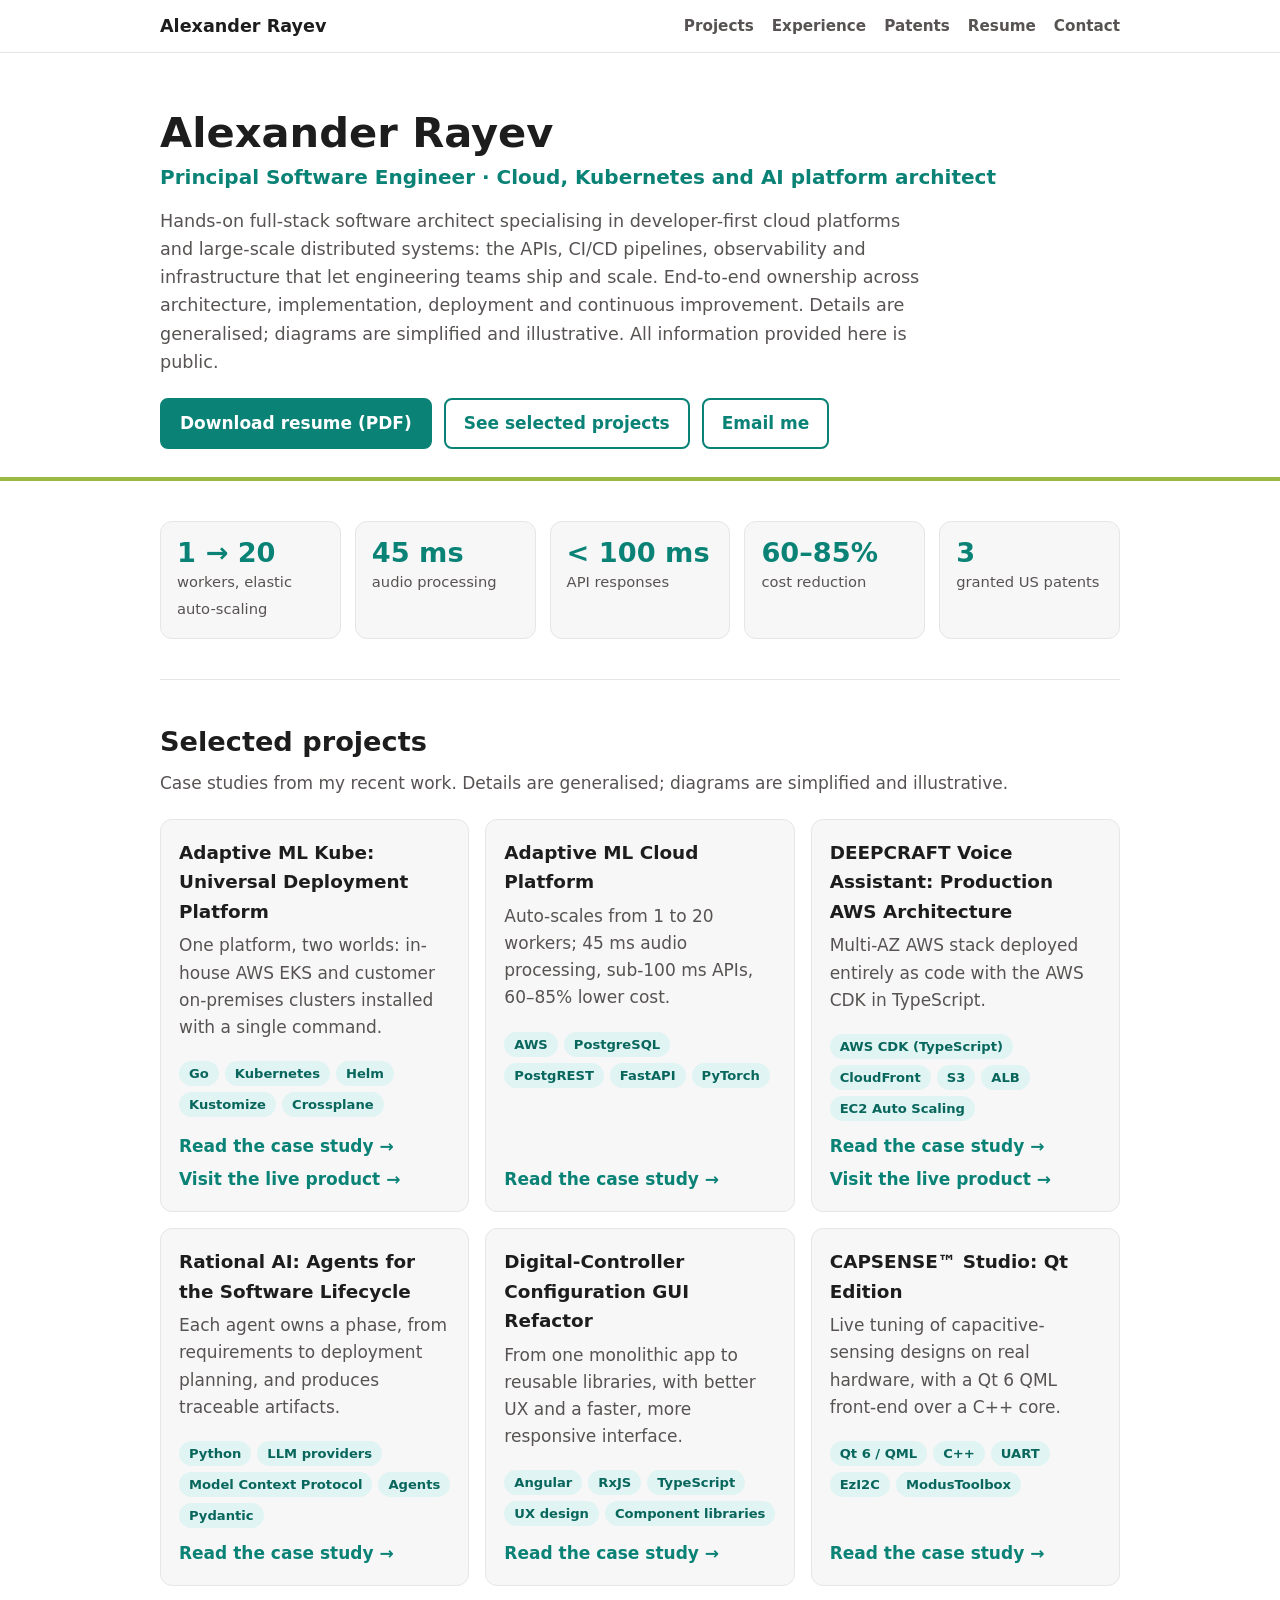
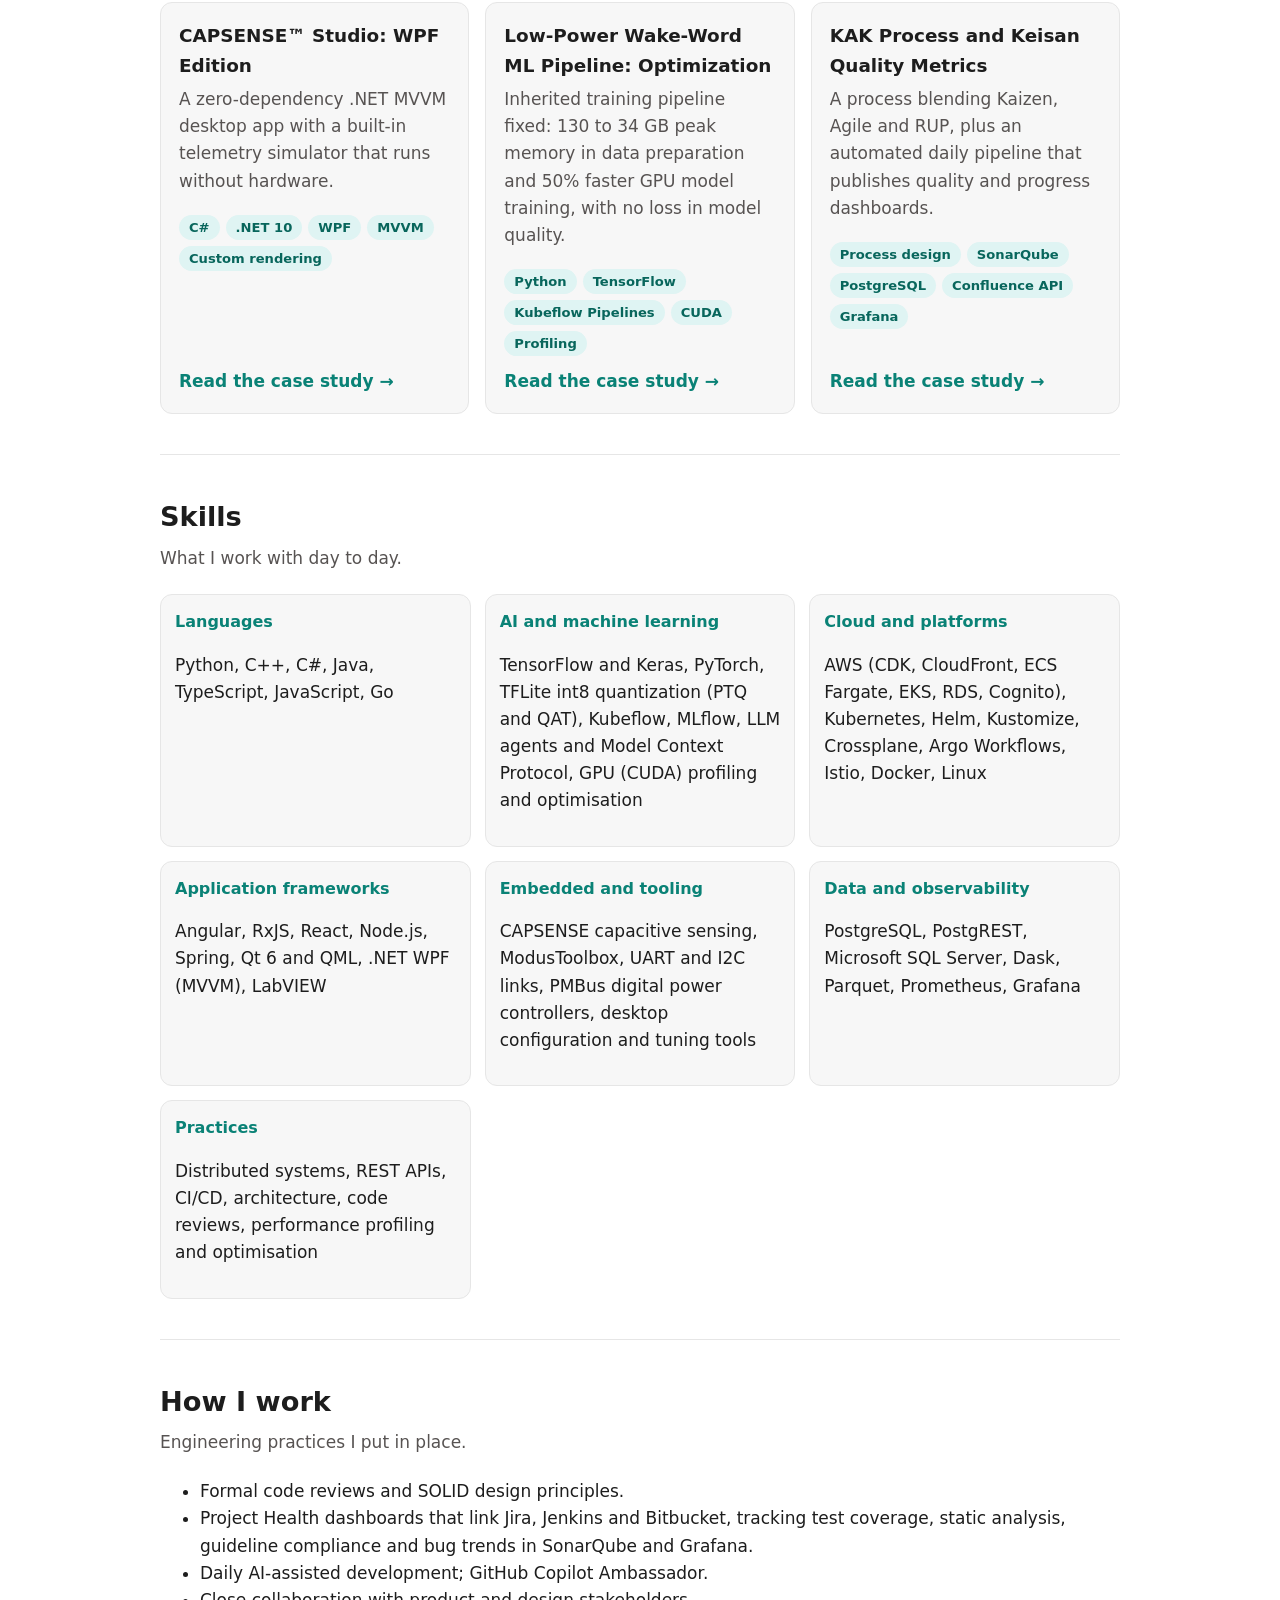
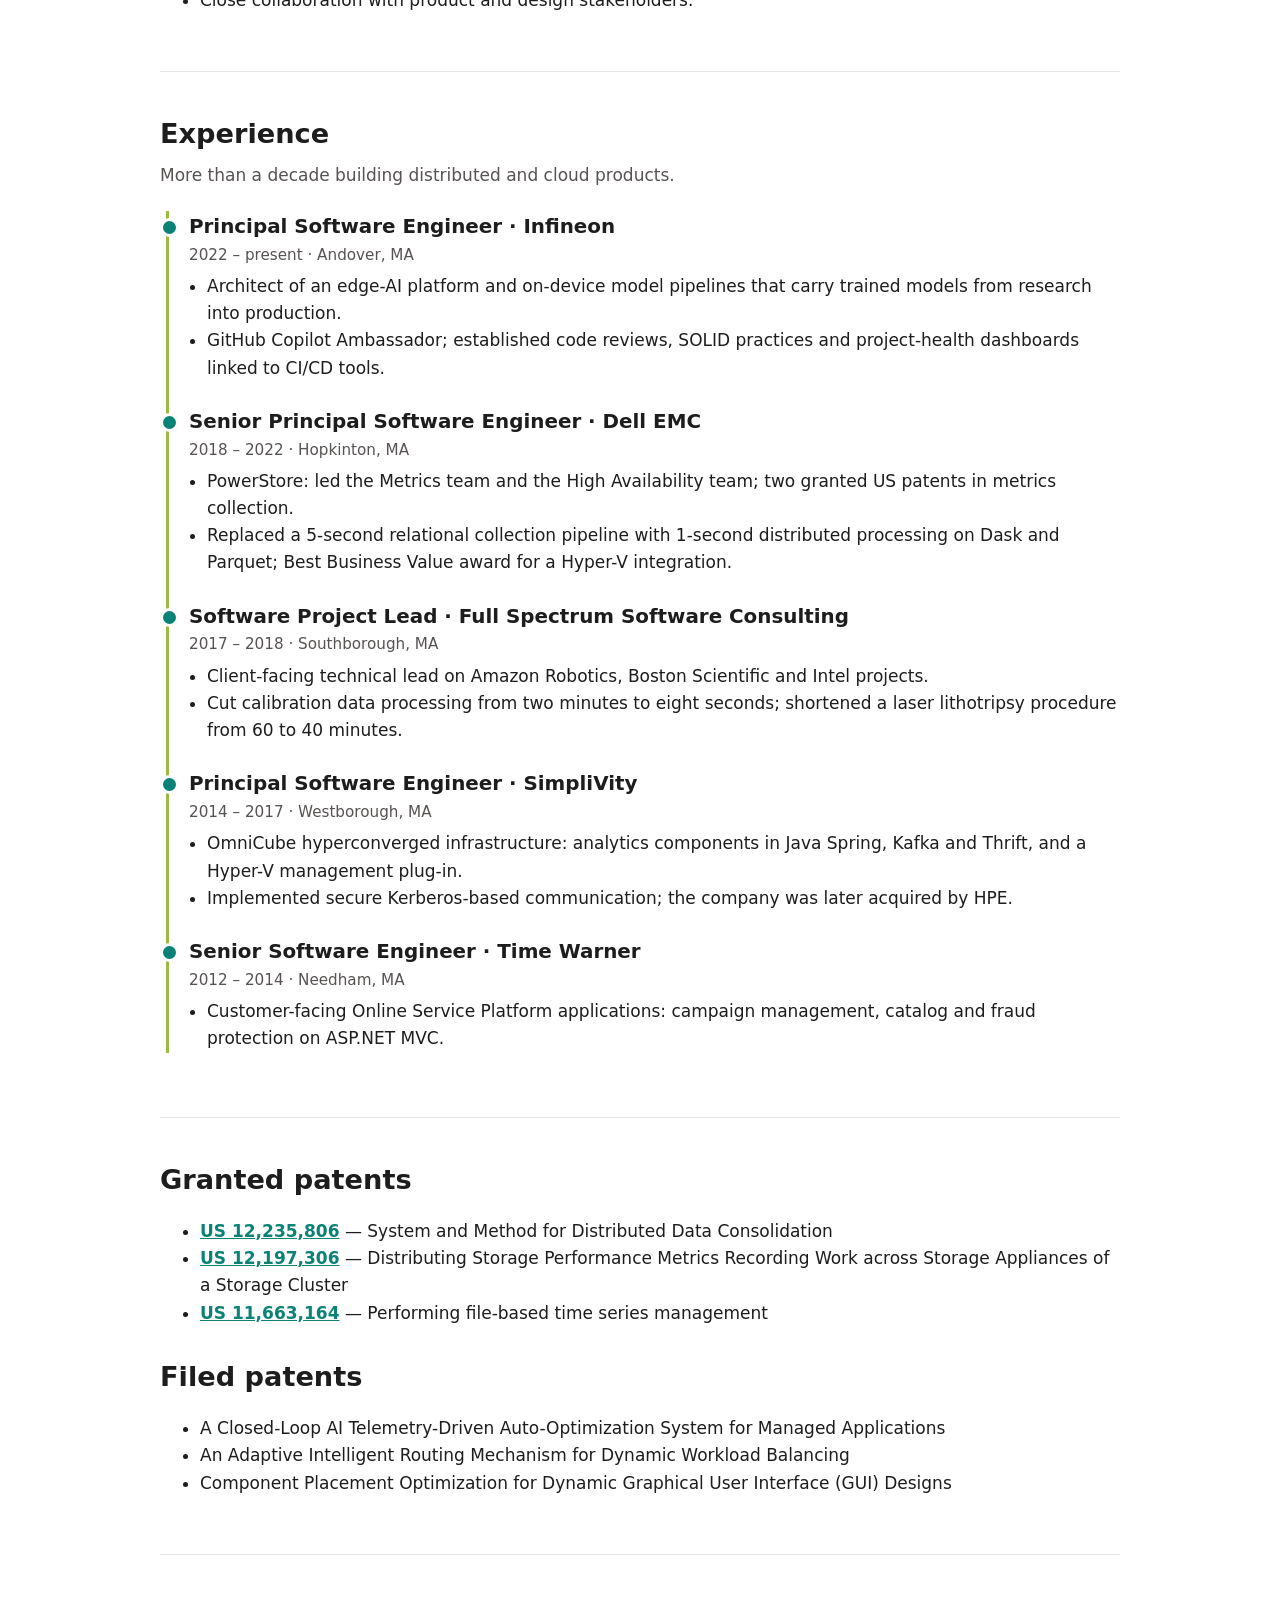
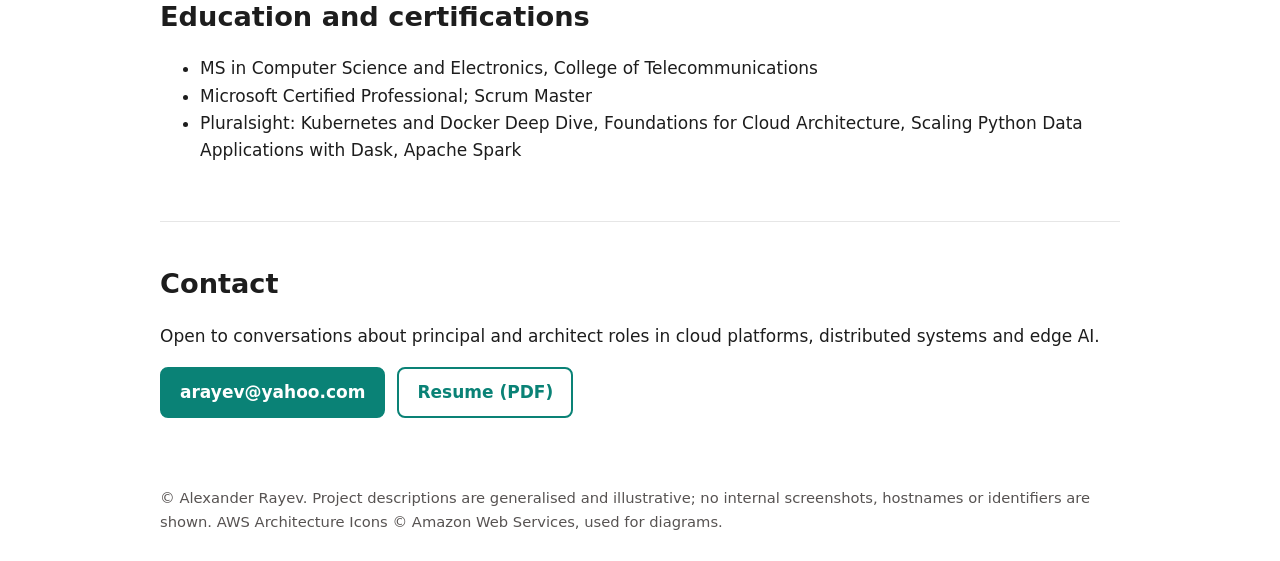
<file: index.html>
<!doctype html>
<html lang="en"><head><meta charset="utf-8"><meta name="viewport" content="width=device-width,initial-scale=1">
<title>Alexander Rayev | Portfolio</title><meta name="description" content="Portfolio of Alexander Rayev, principal software engineer: cloud, Kubernetes and AI platforms.">
<link rel="stylesheet" href="assets/style.css"></head>
<body><header class="site"><div class="wrap"><a class="brand" href="index.html">Alexander Rayev</a><nav aria-label="Main"><a href="index.html#projects">Projects</a><a href="index.html#experience">Experience</a><a href="index.html#patents">Patents</a><a href="docs/Alexander-Rayev-Resume.pdf">Resume</a><a href="index.html#contact">Contact</a></nav></div></header>

<div class="hero"><div class="wrap"><h1>Alexander Rayev</h1><p class="role">Principal Software Engineer &middot; Cloud, Kubernetes and AI platform architect</p>
<p class="lead">Hands-on full-stack software architect specialising in developer-first cloud platforms and large-scale distributed systems: the APIs, CI/CD pipelines, observability and infrastructure that let engineering teams ship and scale. End-to-end ownership across architecture, implementation, deployment and continuous improvement. Details are generalised; diagrams are simplified and illustrative. All information provided here is public.</p>
<div class="btns"><a class="btn primary" href="docs/Alexander-Rayev-Resume.pdf">Download resume (PDF)</a><a class="btn secondary" href="#projects">See selected projects</a><a class="btn secondary" href="mailto:arayev@yahoo.com">Email me</a></div></div></div>
<main class="wrap">
<section aria-label="Highlights"><div class="stats">
<div class="stat"><b>1 &rarr; 20</b><span>workers, elastic auto-scaling</span></div><div class="stat"><b>45 ms</b><span>audio processing</span></div>
<div class="stat"><b>&lt; 100 ms</b><span>API responses</span></div><div class="stat"><b>60–85%</b><span>cost reduction</span></div><div class="stat"><b>3</b><span>granted US patents</span></div></div></section>
<section id="projects"><h2>Selected projects</h2><p class="sub">Case studies from my recent work. Details are generalised; diagrams are simplified and illustrative.</p><div class="cards"><article class="card"><h3>Adaptive ML Kube: Universal Deployment Platform</h3><p>One platform, two worlds: in-house AWS EKS and customer on-premises clusters installed with a single command.</p><div class="chips"><span class="chip">Go</span><span class="chip">Kubernetes</span><span class="chip">Helm</span><span class="chip">Kustomize</span><span class="chip">Crossplane</span></div><a class="more" href="projects/adaptive-ml-kube.html">Read the case study &rarr;</a><a class="more" style="margin-top:6px" href="https://github.com/Infineon/amk/tree/main/0.1.2" target="_blank" rel="noopener">Visit the live product &rarr;</a></article><article class="card"><h3>Adaptive ML Cloud Platform</h3><p>Auto-scales from 1 to 20 workers; 45 ms audio processing, sub-100 ms APIs, 60–85% lower cost.</p><div class="chips"><span class="chip">AWS</span><span class="chip">PostgreSQL</span><span class="chip">PostgREST</span><span class="chip">FastAPI</span><span class="chip">PyTorch</span></div><a class="more" href="projects/adaptive-ml-cloud.html">Read the case study &rarr;</a></article><article class="card"><h3>DEEPCRAFT Voice Assistant: Production AWS Architecture</h3><p>Multi-AZ AWS stack deployed entirely as code with the AWS CDK in TypeScript.</p><div class="chips"><span class="chip">AWS CDK (TypeScript)</span><span class="chip">CloudFront</span><span class="chip">S3</span><span class="chip">ALB</span><span class="chip">EC2 Auto Scaling</span></div><a class="more" href="projects/deepcraft-voice-assistant.html">Read the case study &rarr;</a><a class="more" style="margin-top:6px" href="https://deepcraft-voice-assistant.infineon.com/welcome" target="_blank" rel="noopener">Visit the live product &rarr;</a></article><article class="card"><h3>Rational AI: Agents for the Software Lifecycle</h3><p>Each agent owns a phase, from requirements to deployment planning, and produces traceable artifacts.</p><div class="chips"><span class="chip">Python</span><span class="chip">LLM providers</span><span class="chip">Model Context Protocol</span><span class="chip">Agents</span><span class="chip">Pydantic</span></div><a class="more" href="projects/rational-ai.html">Read the case study &rarr;</a></article><article class="card"><h3>Digital-Controller Configuration GUI Refactor</h3><p>From one monolithic app to reusable libraries, with better UX and a faster, more responsive interface.</p><div class="chips"><span class="chip">Angular</span><span class="chip">RxJS</span><span class="chip">TypeScript</span><span class="chip">UX design</span><span class="chip">Component libraries</span></div><a class="more" href="projects/controller-configuration-gui.html">Read the case study &rarr;</a></article><article class="card"><h3>CAPSENSE&trade; Studio: Qt Edition</h3><p>Live tuning of capacitive-sensing designs on real hardware, with a Qt 6 QML front-end over a C++ core.</p><div class="chips"><span class="chip">Qt 6 / QML</span><span class="chip">C++</span><span class="chip">UART</span><span class="chip">EzI2C</span><span class="chip">ModusToolbox</span></div><a class="more" href="projects/capsense-studio-qt.html">Read the case study &rarr;</a></article><article class="card"><h3>CAPSENSE&trade; Studio: WPF Edition</h3><p>A zero-dependency .NET MVVM desktop app with a built-in telemetry simulator that runs without hardware.</p><div class="chips"><span class="chip">C#</span><span class="chip">.NET 10</span><span class="chip">WPF</span><span class="chip">MVVM</span><span class="chip">Custom rendering</span></div><a class="more" href="projects/capsense-studio-wpf.html">Read the case study &rarr;</a></article><article class="card"><h3>Low-Power Wake-Word ML Pipeline: Optimization</h3><p>Inherited training pipeline fixed: 130 to 34 GB peak memory in data preparation and 50% faster GPU model training, with no loss in model quality.</p><div class="chips"><span class="chip">Python</span><span class="chip">TensorFlow</span><span class="chip">Kubeflow Pipelines</span><span class="chip">CUDA</span><span class="chip">Profiling</span></div><a class="more" href="projects/wake-word-ml-pipeline.html">Read the case study &rarr;</a></article><article class="card"><h3>KAK Process and Keisan Quality Metrics</h3><p>A process blending Kaizen, Agile and RUP, plus an automated daily pipeline that publishes quality and progress dashboards.</p><div class="chips"><span class="chip">Process design</span><span class="chip">SonarQube</span><span class="chip">PostgreSQL</span><span class="chip">Confluence API</span><span class="chip">Grafana</span></div><a class="more" href="projects/keisan-quality-process.html">Read the case study &rarr;</a></article></div></section>
<section id="skills"><h2>Skills</h2><p class="sub">What I work with day to day.</p><div class="skills"><div><h3>Languages</h3><p>Python, C++, C#, Java, TypeScript, JavaScript, Go</p></div><div><h3>AI and machine learning</h3><p>TensorFlow and Keras, PyTorch, TFLite int8 quantization (PTQ and QAT), Kubeflow, MLflow, LLM agents and Model Context Protocol, GPU (CUDA) profiling and optimisation</p></div><div><h3>Cloud and platforms</h3><p>AWS (CDK, CloudFront, ECS Fargate, EKS, RDS, Cognito), Kubernetes, Helm, Kustomize, Crossplane, Argo Workflows, Istio, Docker, Linux</p></div><div><h3>Application frameworks</h3><p>Angular, RxJS, React, Node.js, Spring, Qt 6 and QML, .NET WPF (MVVM), LabVIEW</p></div><div><h3>Embedded and tooling</h3><p>CAPSENSE capacitive sensing, ModusToolbox, UART and I2C links, PMBus digital power controllers, desktop configuration and tuning tools</p></div><div><h3>Data and observability</h3><p>PostgreSQL, PostgREST, Microsoft SQL Server, Dask, Parquet, Prometheus, Grafana</p></div><div><h3>Practices</h3><p>Distributed systems, REST APIs, CI/CD, architecture, code reviews, performance profiling and optimisation</p></div></div></section>
<section id="how"><h2>How I work</h2><p class="sub">Engineering practices I put in place.</p><ul>
<li>Formal code reviews and SOLID design principles.</li><li>Project Health dashboards that link Jira, Jenkins and Bitbucket, tracking test coverage, static analysis, guideline compliance and bug trends in SonarQube and Grafana.</li>
<li>Daily AI-assisted development; GitHub Copilot Ambassador.</li><li>Close collaboration with product and design stakeholders.</li></ul></section>
<section id="experience"><h2>Experience</h2><p class="sub">More than a decade building distributed and cloud products.</p><div class="tl"><div class="job"><h3>Principal Software Engineer &middot; Infineon</h3><p class="when">2022 – present &middot; Andover, MA</p><ul><li>Architect of an edge-AI platform and on-device model pipelines that carry trained models from research into production.</li><li>GitHub Copilot Ambassador; established code reviews, SOLID practices and project-health dashboards linked to CI/CD tools.</li></ul></div><div class="job"><h3>Senior Principal Software Engineer &middot; Dell EMC</h3><p class="when">2018 – 2022 &middot; Hopkinton, MA</p><ul><li>PowerStore: led the Metrics team and the High Availability team; two granted US patents in metrics collection.</li><li>Replaced a 5-second relational collection pipeline with 1-second distributed processing on Dask and Parquet; Best Business Value award for a Hyper-V integration.</li></ul></div><div class="job"><h3>Software Project Lead &middot; Full Spectrum Software Consulting</h3><p class="when">2017 – 2018 &middot; Southborough, MA</p><ul><li>Client-facing technical lead on Amazon Robotics, Boston Scientific and Intel projects.</li><li>Cut calibration data processing from two minutes to eight seconds; shortened a laser lithotripsy procedure from 60 to 40 minutes.</li></ul></div><div class="job"><h3>Principal Software Engineer &middot; SimpliVity</h3><p class="when">2014 – 2017 &middot; Westborough, MA</p><ul><li>OmniCube hyperconverged infrastructure: analytics components in Java Spring, Kafka and Thrift, and a Hyper-V management plug-in.</li><li>Implemented secure Kerberos-based communication; the company was later acquired by HPE.</li></ul></div><div class="job"><h3>Senior Software Engineer &middot; Time Warner</h3><p class="when">2012 – 2014 &middot; Needham, MA</p><ul><li>Customer-facing Online Service Platform applications: campaign management, catalog and fraud protection on ASP.NET MVC.</li></ul></div></div></section>
<section id="patents"><h2>Granted patents</h2><ul><li><b><a href="https://patents.google.com/patent/US12235806B2/en" target="_blank" rel="noopener">US 12,235,806</a></b> &mdash; System and Method for Distributed Data Consolidation</li><li><b><a href="https://patents.google.com/patent/US12197306B2/en" target="_blank" rel="noopener">US 12,197,306</a></b> &mdash; Distributing Storage Performance Metrics Recording Work across Storage Appliances of a Storage Cluster</li><li><b><a href="https://patents.google.com/patent/US11663164B2/en" target="_blank" rel="noopener">US 11,663,164</a></b> &mdash; Performing file-based time series management</li></ul>
<h2 style="margin-top:28px">Filed patents</h2><ul><li>A Closed-Loop AI Telemetry-Driven Auto-Optimization System for Managed Applications</li><li>An Adaptive Intelligent Routing Mechanism for Dynamic Workload Balancing</li><li>Component Placement Optimization for Dynamic Graphical User Interface (GUI) Designs</li></ul></section>
<section id="education"><h2>Education and certifications</h2><ul><li>MS in Computer Science and Electronics, College of Telecommunications</li><li>Microsoft Certified Professional; Scrum Master</li>
<li>Pluralsight: Kubernetes and Docker Deep Dive, Foundations for Cloud Architecture, Scaling Python Data Applications with Dask, Apache Spark</li></ul></section>
<section id="contact" style="border-bottom:none"><h2>Contact</h2><p>Open to conversations about principal and architect roles in cloud platforms, distributed systems and edge AI.</p>
<div class="btns"><a class="btn primary" href="mailto:arayev@yahoo.com">arayev@yahoo.com</a><a class="btn secondary" href="docs/Alexander-Rayev-Resume.pdf">Resume (PDF)</a></div></section></main>
<footer><div class="wrap">&copy; Alexander Rayev. Project descriptions are generalised and illustrative; no internal screenshots, hostnames or identifiers are shown.
 AWS Architecture Icons &copy; Amazon Web Services, used for diagrams.</div></footer></body></html>
</file>
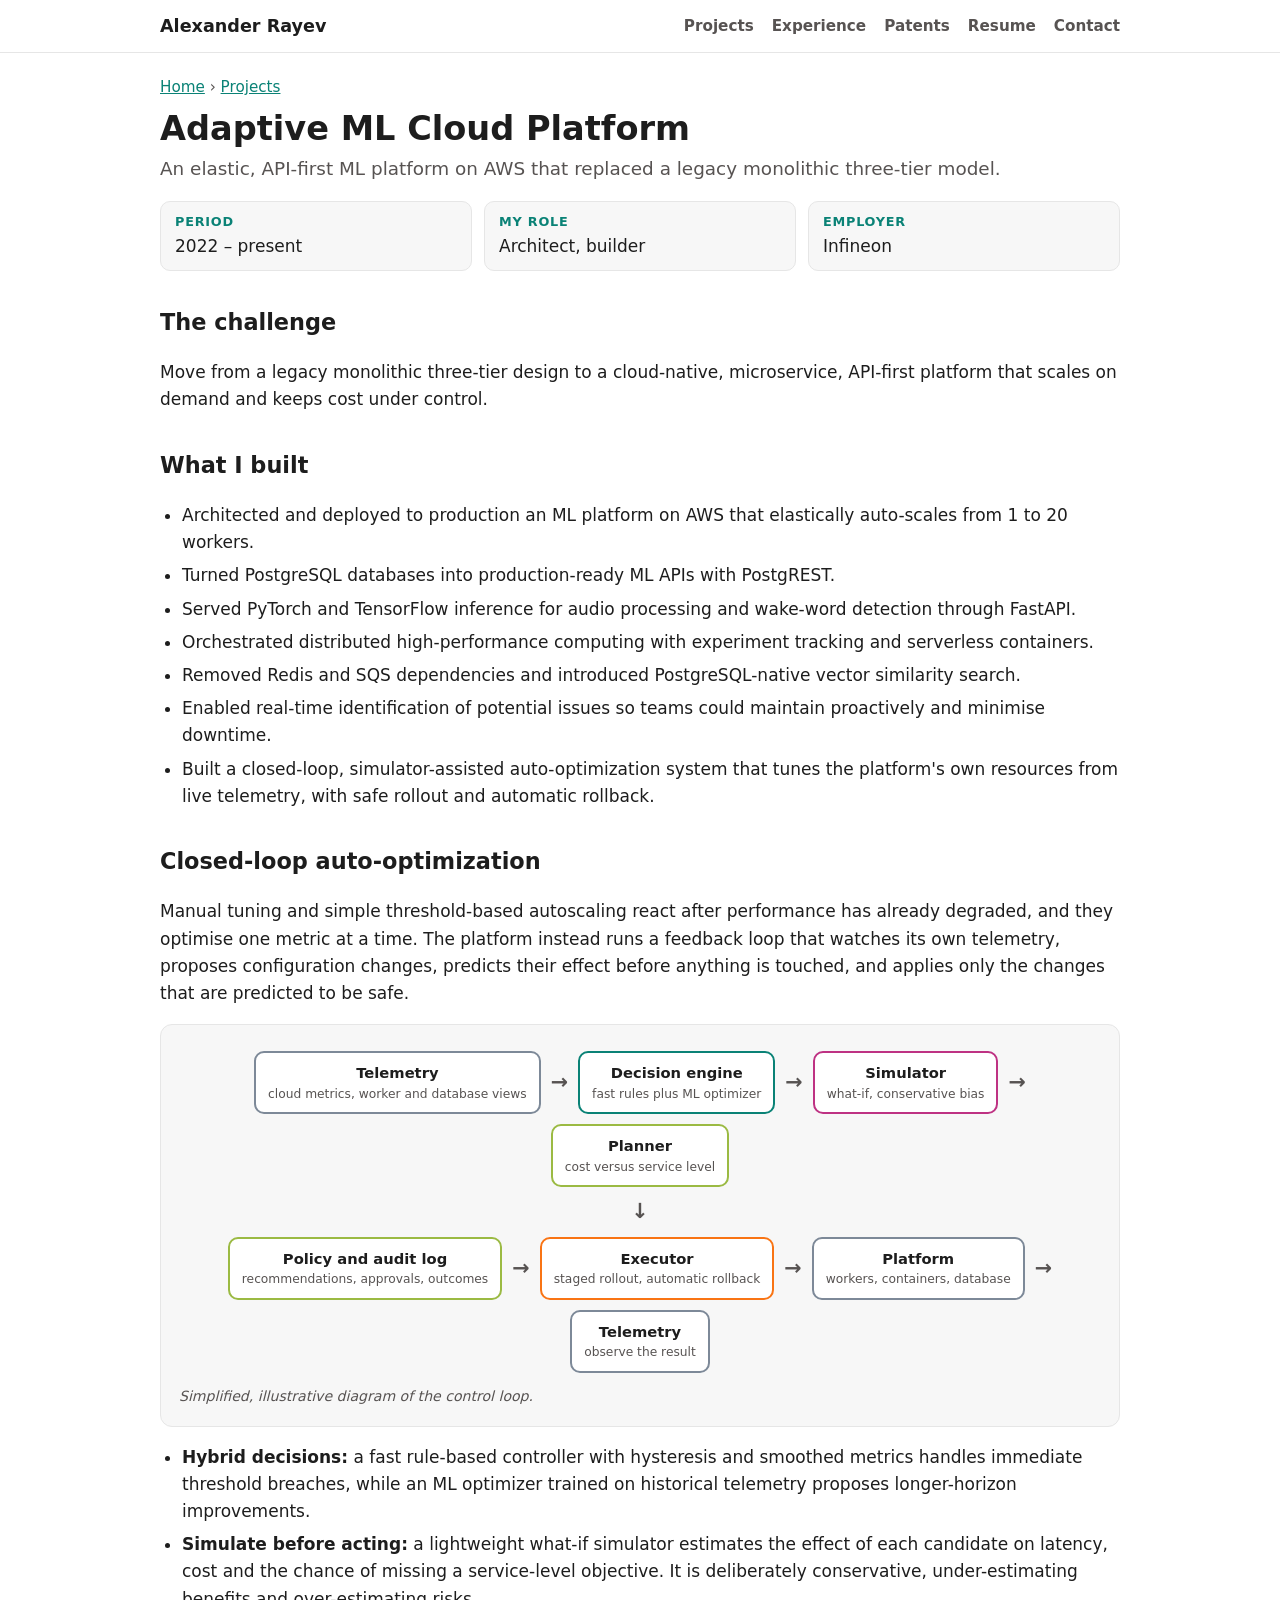
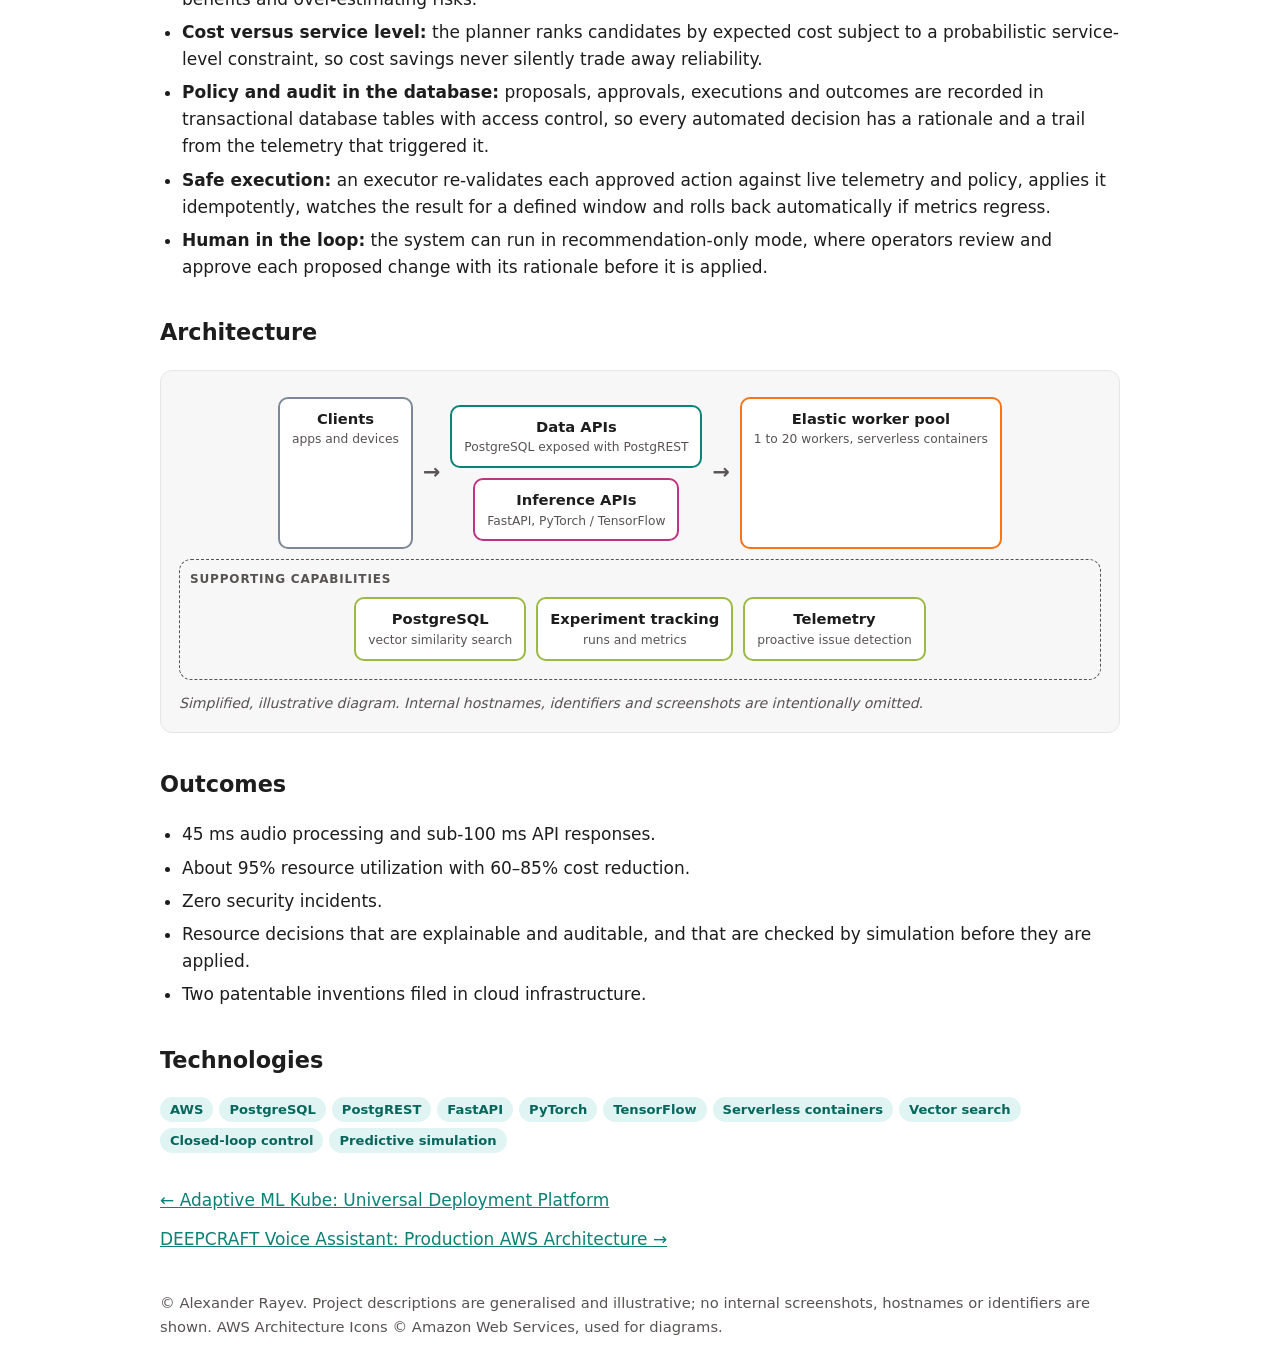
<file: projects/adaptive-ml-cloud.html>
<!doctype html>
<html lang="en"><head><meta charset="utf-8"><meta name="viewport" content="width=device-width,initial-scale=1">
<title>Adaptive ML Cloud Platform | Alexander Rayev</title><meta name="description" content="An elastic, API-first ML platform on AWS that replaced a legacy monolithic three-tier model.">
<link rel="stylesheet" href="../assets/style.css"></head>
<body><header class="site"><div class="wrap"><a class="brand" href="../index.html">Alexander Rayev</a><nav aria-label="Main"><a href="../index.html#projects">Projects</a><a href="../index.html#experience">Experience</a><a href="../index.html#patents">Patents</a><a href="../docs/Alexander-Rayev-Resume.pdf">Resume</a><a href="../index.html#contact">Contact</a></nav></div></header>
<div class="wrap page"><div class="crumbs"><a href="../index.html">Home</a> &rsaquo; <a href="../index.html#projects">Projects</a></div>
<h1>Adaptive ML Cloud Platform</h1><p class="tag">An elastic, API-first ML platform on AWS that replaced a legacy monolithic three-tier model.</p>
<div class="meta"><div><b>Period</b>2022 – present</div><div><b>My role</b>Architect, builder</div><div><b>Employer</b>Infineon</div></div>
<h2>The challenge</h2><p>Move from a legacy monolithic three-tier design to a cloud-native, microservice, API-first platform that scales on demand and keeps cost under control.</p>
<h2>What I built</h2><ul><li>Architected and deployed to production an ML platform on AWS that elastically auto-scales from 1 to 20 workers.</li><li>Turned PostgreSQL databases into production-ready ML APIs with PostgREST.</li><li>Served PyTorch and TensorFlow inference for audio processing and wake-word detection through FastAPI.</li><li>Orchestrated distributed high-performance computing with experiment tracking and serverless containers.</li><li>Removed Redis and SQS dependencies and introduced PostgreSQL-native vector similarity search.</li><li>Enabled real-time identification of potential issues so teams could maintain proactively and minimise downtime.</li><li>Built a closed-loop, simulator-assisted auto-optimization system that tunes the platform's own resources from live telemetry, with safe rollout and automatic rollback.</li></ul>
<h2>Closed-loop auto-optimization</h2><p>Manual tuning and simple threshold-based autoscaling react after performance has already degraded, and they optimise one metric at a time. The platform instead runs a feedback loop that watches its own telemetry, proposes configuration changes, predicts their effect before anything is touched, and applies only the changes that are predicted to be safe.</p>
<figure class="diagram" aria-label="Simplified closed-loop control diagram"><div class="flow"><div class="box g"><b>Telemetry</b><small>cloud metrics, worker and database views</small></div><div class="arr" aria-hidden="true">&rarr;</div><div class="box a"><b>Decision engine</b><small>fast rules plus ML optimizer</small></div><div class="arr" aria-hidden="true">&rarr;</div><div class="box b"><b>Simulator</b><small>what-if, conservative bias</small></div><div class="arr" aria-hidden="true">&rarr;</div><div class="box d"><b>Planner</b><small>cost versus service level</small></div></div><div class="flow"><div class="arr" aria-hidden="true">&darr;</div></div><div class="flow"><div class="box d"><b>Policy and audit log</b><small>recommendations, approvals, outcomes</small></div><div class="arr" aria-hidden="true">&rarr;</div><div class="box c"><b>Executor</b><small>staged rollout, automatic rollback</small></div><div class="arr" aria-hidden="true">&rarr;</div><div class="box g"><b>Platform</b><small>workers, containers, database</small></div><div class="arr" aria-hidden="true">&rarr;</div><div class="box g"><b>Telemetry</b><small>observe the result</small></div></div><figcaption>Simplified, illustrative diagram of the control loop.</figcaption></figure>
<ul><li><b>Hybrid decisions:</b> a fast rule-based controller with hysteresis and smoothed metrics handles immediate threshold breaches, while an ML optimizer trained on historical telemetry proposes longer-horizon improvements.</li><li><b>Simulate before acting:</b> a lightweight what-if simulator estimates the effect of each candidate on latency, cost and the chance of missing a service-level objective. It is deliberately conservative, under-estimating benefits and over-estimating risks.</li><li><b>Cost versus service level:</b> the planner ranks candidates by expected cost subject to a probabilistic service-level constraint, so cost savings never silently trade away reliability.</li><li><b>Policy and audit in the database:</b> proposals, approvals, executions and outcomes are recorded in transactional database tables with access control, so every automated decision has a rationale and a trail from the telemetry that triggered it.</li><li><b>Safe execution:</b> an executor re-validates each approved action against live telemetry and policy, applies it idempotently, watches the result for a defined window and rolls back automatically if metrics regress.</li><li><b>Human in the loop:</b> the system can run in recommendation-only mode, where operators review and approve each proposed change with its rationale before it is applied.</li></ul>
<h2>Architecture</h2><figure class="diagram" aria-label="Simplified architecture diagram"><div class="flow"><div class="box g"><b>Clients</b><small>apps and devices</small></div><div class="arr" aria-hidden="true">&rarr;</div><div class="flow col"><div class="box a"><b>Data APIs</b><small>PostgreSQL exposed with PostgREST</small></div><div class="box b"><b>Inference APIs</b><small>FastAPI, PyTorch / TensorFlow</small></div></div><div class="arr" aria-hidden="true">&rarr;</div><div class="box c"><b>Elastic worker pool</b><small>1 to 20 workers, serverless containers</small></div></div><div class="lane"><div class="lbl">Supporting capabilities</div><div class="flow"><div class="box d"><b>PostgreSQL</b><small>vector similarity search</small></div><div class="box d"><b>Experiment tracking</b><small>runs and metrics</small></div><div class="box d"><b>Telemetry</b><small>proactive issue detection</small></div></div></div><figcaption>Simplified, illustrative diagram. Internal hostnames, identifiers and screenshots are intentionally omitted.</figcaption></figure>
<h2>Outcomes</h2><ul><li>45 ms audio processing and sub-100 ms API responses.</li><li>About 95% resource utilization with 60–85% cost reduction.</li><li>Zero security incidents.</li><li>Resource decisions that are explainable and auditable, and that are checked by simulation before they are applied.</li><li>Two patentable inventions filed in cloud infrastructure.</li></ul>
<h2>Technologies</h2><div class="chips"><span class="chip">AWS</span><span class="chip">PostgreSQL</span><span class="chip">PostgREST</span><span class="chip">FastAPI</span><span class="chip">PyTorch</span><span class="chip">TensorFlow</span><span class="chip">Serverless containers</span><span class="chip">Vector search</span><span class="chip">Closed-loop control</span><span class="chip">Predictive simulation</span></div>
<div class="pn"><a href="adaptive-ml-kube.html">&larr; Adaptive ML Kube: Universal Deployment Platform</a><a href="deepcraft-voice-assistant.html">DEEPCRAFT Voice Assistant: Production AWS Architecture &rarr;</a></div></div>
<footer><div class="wrap">&copy; Alexander Rayev. Project descriptions are generalised and illustrative; no internal screenshots, hostnames or identifiers are shown.
 AWS Architecture Icons &copy; Amazon Web Services, used for diagrams.</div></footer></body></html>
</file>
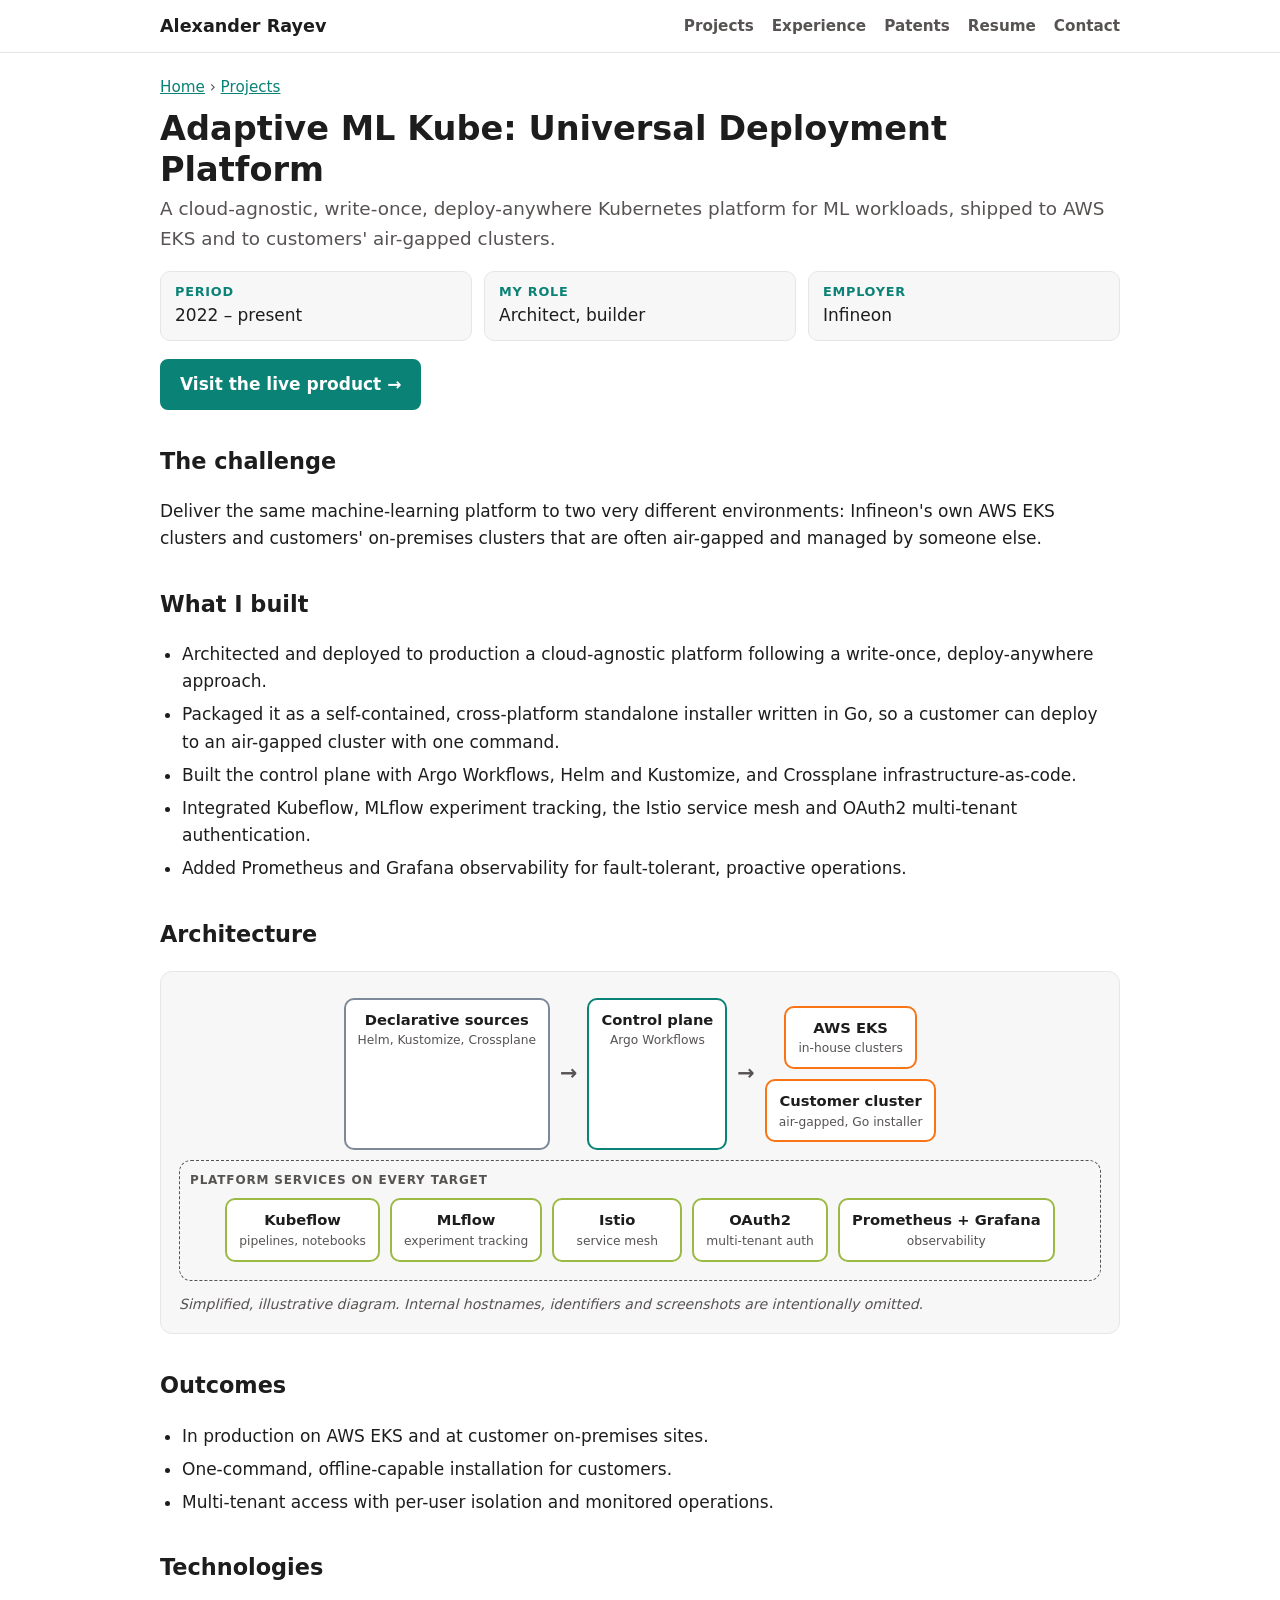
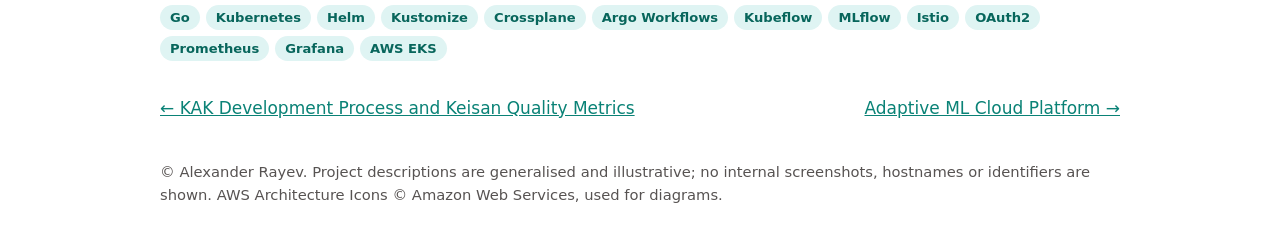
<file: projects/adaptive-ml-kube.html>
<!doctype html>
<html lang="en"><head><meta charset="utf-8"><meta name="viewport" content="width=device-width,initial-scale=1">
<title>Adaptive ML Kube: Universal Deployment Platform | Alexander Rayev</title><meta name="description" content="A cloud-agnostic, write-once, deploy-anywhere Kubernetes platform for ML workloads, shipped to AWS EKS and to customers&#x27; air-gapped clusters.">
<link rel="stylesheet" href="../assets/style.css"></head>
<body><header class="site"><div class="wrap"><a class="brand" href="../index.html">Alexander Rayev</a><nav aria-label="Main"><a href="../index.html#projects">Projects</a><a href="../index.html#experience">Experience</a><a href="../index.html#patents">Patents</a><a href="../docs/Alexander-Rayev-Resume.pdf">Resume</a><a href="../index.html#contact">Contact</a></nav></div></header>
<div class="wrap page"><div class="crumbs"><a href="../index.html">Home</a> &rsaquo; <a href="../index.html#projects">Projects</a></div>
<h1>Adaptive ML Kube: Universal Deployment Platform</h1><p class="tag">A cloud-agnostic, write-once, deploy-anywhere Kubernetes platform for ML workloads, shipped to AWS EKS and to customers&#x27; air-gapped clusters.</p>
<div class="meta"><div><b>Period</b>2022 – present</div><div><b>My role</b>Architect, builder</div><div><b>Employer</b>Infineon</div></div>
<p><a class="btn primary" href="https://github.com/Infineon/amk/tree/main/0.1.2" target="_blank" rel="noopener">Visit the live product &rarr;</a></p>
<h2>The challenge</h2><p>Deliver the same machine-learning platform to two very different environments: Infineon&#x27;s own AWS EKS clusters and customers&#x27; on-premises clusters that are often air-gapped and managed by someone else.</p>
<h2>What I built</h2><ul><li>Architected and deployed to production a cloud-agnostic platform following a write-once, deploy-anywhere approach.</li><li>Packaged it as a self-contained, cross-platform standalone installer written in Go, so a customer can deploy to an air-gapped cluster with one command.</li><li>Built the control plane with Argo Workflows, Helm and Kustomize, and Crossplane infrastructure-as-code.</li><li>Integrated Kubeflow, MLflow experiment tracking, the Istio service mesh and OAuth2 multi-tenant authentication.</li><li>Added Prometheus and Grafana observability for fault-tolerant, proactive operations.</li></ul>
<h2>Architecture</h2><figure class="diagram" aria-label="Simplified architecture diagram"><div class="flow"><div class="box g"><b>Declarative sources</b><small>Helm, Kustomize, Crossplane</small></div><div class="arr" aria-hidden="true">&rarr;</div><div class="box a"><b>Control plane</b><small>Argo Workflows</small></div><div class="arr" aria-hidden="true">&rarr;</div><div class="flow col"><div class="box c"><b>AWS EKS</b><small>in-house clusters</small></div><div class="box c"><b>Customer cluster</b><small>air-gapped, Go installer</small></div></div></div><div class="lane"><div class="lbl">Platform services on every target</div><div class="flow"><div class="box d"><b>Kubeflow</b><small>pipelines, notebooks</small></div><div class="box d"><b>MLflow</b><small>experiment tracking</small></div><div class="box d"><b>Istio</b><small>service mesh</small></div><div class="box d"><b>OAuth2</b><small>multi-tenant auth</small></div><div class="box d"><b>Prometheus + Grafana</b><small>observability</small></div></div></div><figcaption>Simplified, illustrative diagram. Internal hostnames, identifiers and screenshots are intentionally omitted.</figcaption></figure>
<h2>Outcomes</h2><ul><li>In production on AWS EKS and at customer on-premises sites.</li><li>One-command, offline-capable installation for customers.</li><li>Multi-tenant access with per-user isolation and monitored operations.</li></ul>
<h2>Technologies</h2><div class="chips"><span class="chip">Go</span><span class="chip">Kubernetes</span><span class="chip">Helm</span><span class="chip">Kustomize</span><span class="chip">Crossplane</span><span class="chip">Argo Workflows</span><span class="chip">Kubeflow</span><span class="chip">MLflow</span><span class="chip">Istio</span><span class="chip">OAuth2</span><span class="chip">Prometheus</span><span class="chip">Grafana</span><span class="chip">AWS EKS</span></div>
<div class="pn"><a href="keisan-quality-process.html">&larr; KAK Development Process and Keisan Quality Metrics</a><a href="adaptive-ml-cloud.html">Adaptive ML Cloud Platform &rarr;</a></div></div>
<footer><div class="wrap">&copy; Alexander Rayev. Project descriptions are generalised and illustrative; no internal screenshots, hostnames or identifiers are shown.
 AWS Architecture Icons &copy; Amazon Web Services, used for diagrams.</div></footer></body></html>
</file>
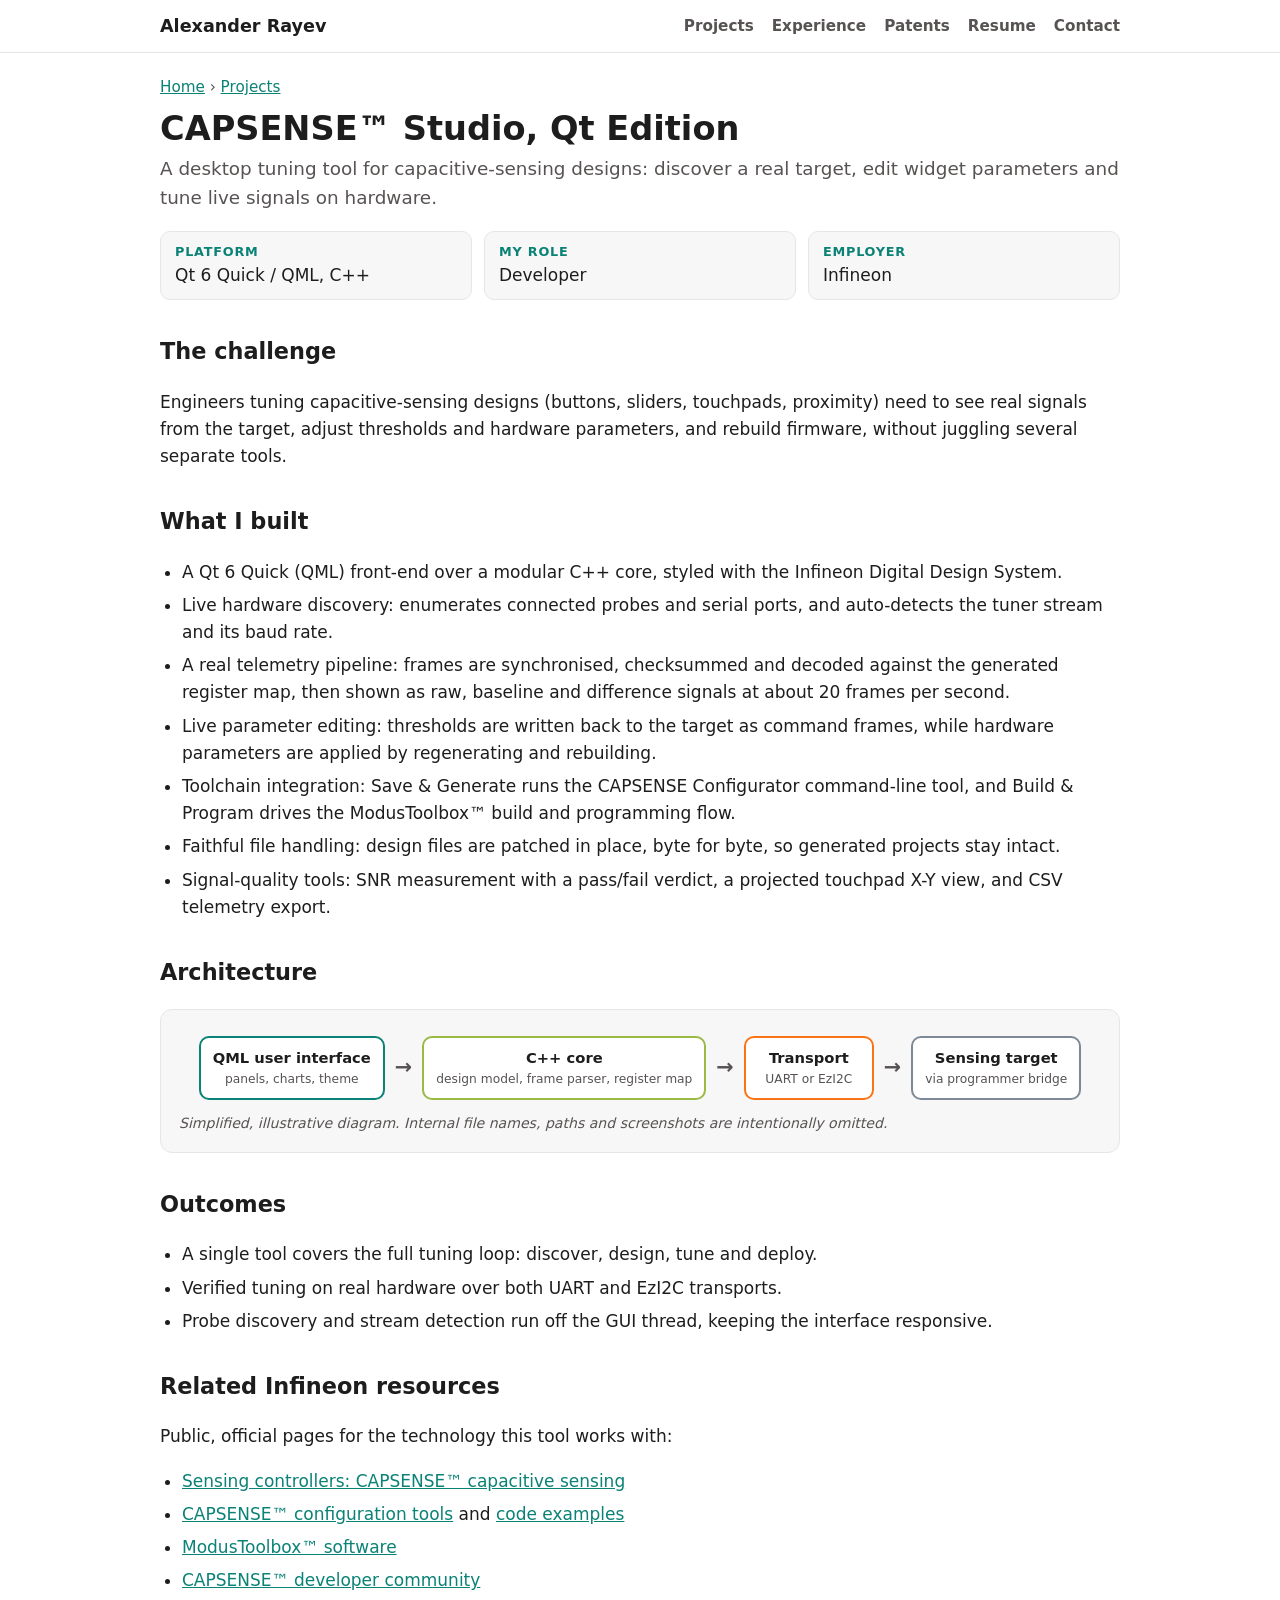
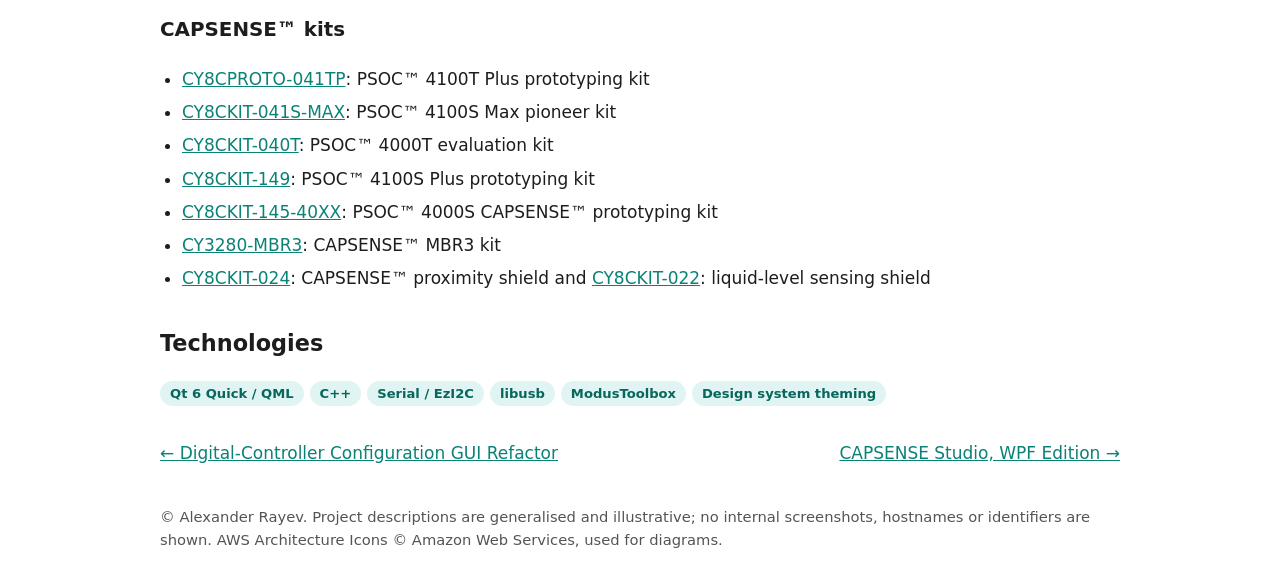
<file: projects/capsense-studio-qt.html>
<!doctype html>
<html lang="en"><head><meta charset="utf-8"><meta name="viewport" content="width=device-width,initial-scale=1">
<title>CAPSENSE Studio, Qt Edition | Alexander Rayev</title><meta name="description" content="A desktop tuning tool for capacitive-sensing designs: Qt 6 Quick/QML over a C++ core, tuning live on real hardware.">
<link rel="stylesheet" href="../assets/style.css"></head>
<body><header class="site"><div class="wrap"><a class="brand" href="../index.html">Alexander Rayev</a><nav aria-label="Main"><a href="../index.html#projects">Projects</a><a href="../index.html#experience">Experience</a><a href="../index.html#patents">Patents</a><a href="../docs/Alexander-Rayev-Resume.pdf">Resume</a><a href="../index.html#contact">Contact</a></nav></div></header>
<div class="wrap page"><div class="crumbs"><a href="../index.html">Home</a> &rsaquo; <a href="../index.html#projects">Projects</a></div>
<h1>CAPSENSE&trade; Studio, Qt Edition</h1><p class="tag">A desktop tuning tool for capacitive-sensing designs: discover a real target, edit widget parameters and tune live signals on hardware.</p>
<div class="meta"><div><b>Platform</b>Qt 6 Quick / QML, C++</div><div><b>My role</b>Developer</div><div><b>Employer</b>Infineon</div></div>
<h2>The challenge</h2><p>Engineers tuning capacitive-sensing designs (buttons, sliders, touchpads, proximity) need to see real signals from the target, adjust thresholds and hardware parameters, and rebuild firmware, without juggling several separate tools.</p>
<h2>What I built</h2><ul><li>A Qt 6 Quick (QML) front-end over a modular C++ core, styled with the Infineon Digital Design System.</li><li>Live hardware discovery: enumerates connected probes and serial ports, and auto-detects the tuner stream and its baud rate.</li><li>A real telemetry pipeline: frames are synchronised, checksummed and decoded against the generated register map, then shown as raw, baseline and difference signals at about 20 frames per second.</li><li>Live parameter editing: thresholds are written back to the target as command frames, while hardware parameters are applied by regenerating and rebuilding.</li><li>Toolchain integration: Save &amp; Generate runs the CAPSENSE Configurator command-line tool, and Build &amp; Program drives the ModusToolbox&trade; build and programming flow.</li><li>Faithful file handling: design files are patched in place, byte for byte, so generated projects stay intact.</li><li>Signal-quality tools: SNR measurement with a pass/fail verdict, a projected touchpad X-Y view, and CSV telemetry export.</li></ul>
<h2>Architecture</h2><figure class="diagram" aria-label="Simplified architecture diagram"><div class="flow"><div class="box a"><b>QML user interface</b><small>panels, charts, theme</small></div><div class="arr" aria-hidden="true">&rarr;</div><div class="box d"><b>C++ core</b><small>design model, frame parser, register map</small></div><div class="arr" aria-hidden="true">&rarr;</div><div class="box c"><b>Transport</b><small>UART or EzI2C</small></div><div class="arr" aria-hidden="true">&rarr;</div><div class="box g"><b>Sensing target</b><small>via programmer bridge</small></div></div><figcaption>Simplified, illustrative diagram. Internal file names, paths and screenshots are intentionally omitted.</figcaption></figure>
<h2>Outcomes</h2><ul><li>A single tool covers the full tuning loop: discover, design, tune and deploy.</li><li>Verified tuning on real hardware over both UART and EzI2C transports.</li><li>Probe discovery and stream detection run off the GUI thread, keeping the interface responsive.</li></ul>
<h2>Related Infineon resources</h2><p>Public, official pages for the technology this tool works with:</p><ul><li><a href="https://www.infineon.com/products/microcontroller/sensing-controller" target="_blank" rel="noopener">Sensing controllers: CAPSENSE&trade; capacitive sensing</a></li><li><a href="https://www.infineon.com/design-resources/development-tools/configuration/capsense-controllers-configuration-tools" target="_blank" rel="noopener">CAPSENSE&trade; configuration tools</a> and <a href="https://www.infineon.com/design-resources/embedded-software/code-examples/capsense-controllers-code-examples" target="_blank" rel="noopener">code examples</a></li><li><a href="https://www.infineon.com/design-resources/development-tools/sdk/modustoolbox-software" target="_blank" rel="noopener">ModusToolbox&trade; software</a></li><li><a href="https://community.infineon.com/t5/CAPSENSE-MagSense/bd-p/sensingtechnologies" target="_blank" rel="noopener">CAPSENSE&trade; developer community</a></li></ul>
<h3>CAPSENSE&trade; kits</h3><ul><li><a href="https://www.infineon.com/evaluation-board/CY8CPROTO-041TP" target="_blank" rel="noopener">CY8CPROTO-041TP</a>: PSOC&trade; 4100T Plus prototyping kit</li><li><a href="https://www.infineon.com/evaluation-board/CY8CKIT-041S-MAX" target="_blank" rel="noopener">CY8CKIT-041S-MAX</a>: PSOC&trade; 4100S Max pioneer kit</li><li><a href="https://www.infineon.com/evaluation-board/CY8CKIT-040T" target="_blank" rel="noopener">CY8CKIT-040T</a>: PSOC&trade; 4000T evaluation kit</li><li><a href="https://www.infineon.com/evaluation-board/CY8CKIT-149" target="_blank" rel="noopener">CY8CKIT-149</a>: PSOC&trade; 4100S Plus prototyping kit</li><li><a href="https://www.infineon.com/evaluation-board/CY8CKIT-145-40XX" target="_blank" rel="noopener">CY8CKIT-145-40XX</a>: PSOC&trade; 4000S CAPSENSE&trade; prototyping kit</li><li><a href="https://www.infineon.com/evaluation-board/CY3280-MBR3" target="_blank" rel="noopener">CY3280-MBR3</a>: CAPSENSE&trade; MBR3 kit</li><li><a href="https://www.infineon.com/evaluation-board/CY8CKIT-024" target="_blank" rel="noopener">CY8CKIT-024</a>: CAPSENSE&trade; proximity shield and <a href="https://www.infineon.com/evaluation-board/CY8CKIT-022" target="_blank" rel="noopener">CY8CKIT-022</a>: liquid-level sensing shield</li></ul>
<h2>Technologies</h2><div class="chips"><span class="chip">Qt 6 Quick / QML</span><span class="chip">C++</span><span class="chip">Serial / EzI2C</span><span class="chip">libusb</span><span class="chip">ModusToolbox</span><span class="chip">Design system theming</span></div>
<div class="pn"><a href="controller-configuration-gui.html">&larr; Digital-Controller Configuration GUI Refactor</a><a href="capsense-studio-wpf.html">CAPSENSE Studio, WPF Edition &rarr;</a></div></div>
<footer><div class="wrap">&copy; Alexander Rayev. Project descriptions are generalised and illustrative; no internal screenshots, hostnames or identifiers are shown.
 AWS Architecture Icons &copy; Amazon Web Services, used for diagrams.</div></footer></body></html>
</file>
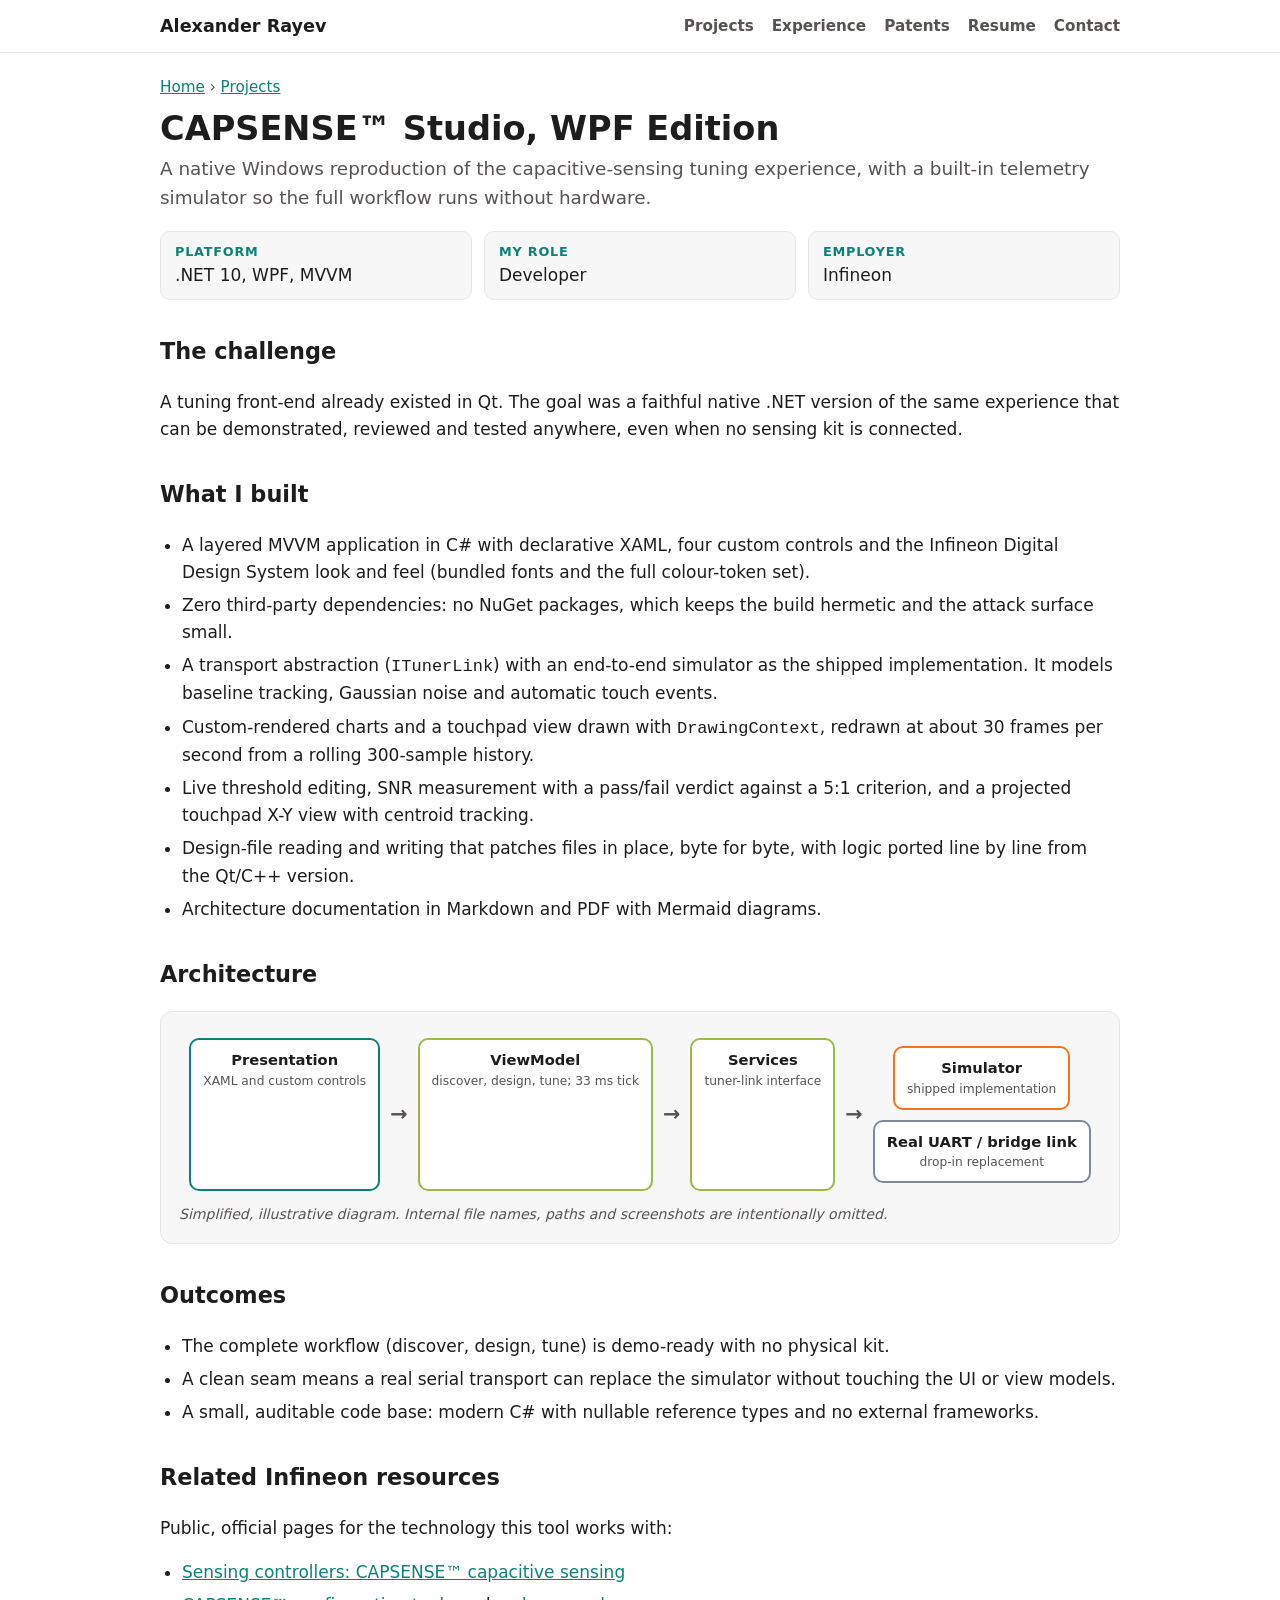
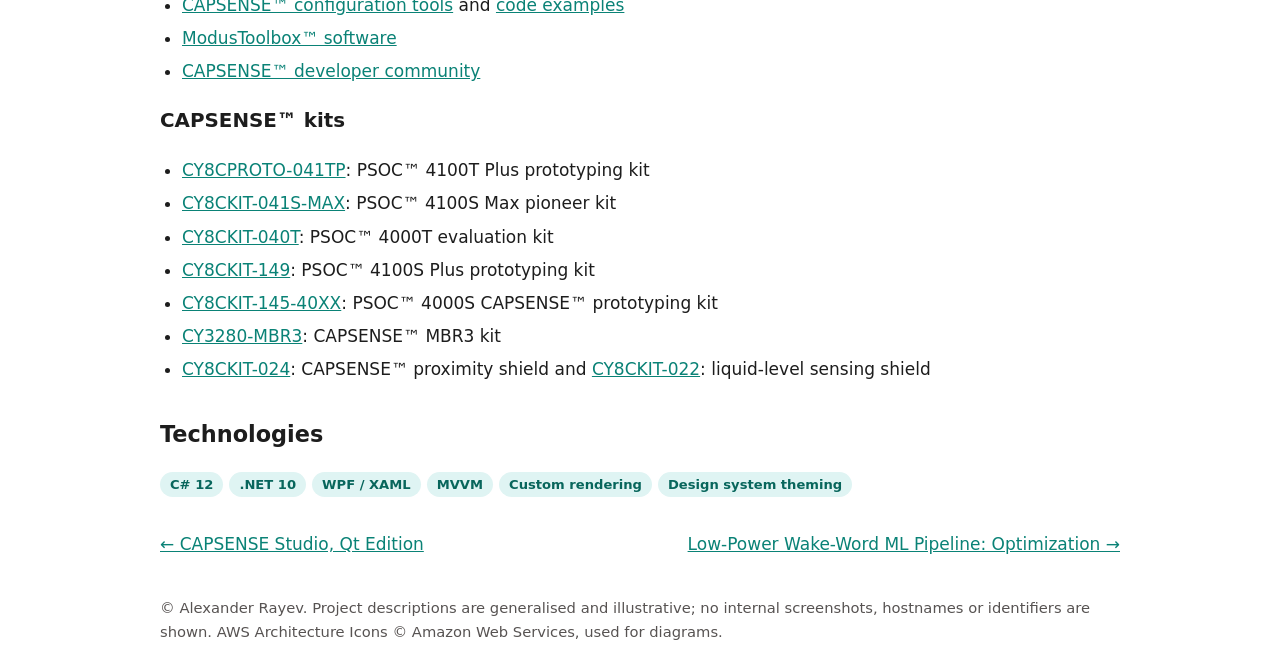
<file: projects/capsense-studio-wpf.html>
<!doctype html>
<html lang="en"><head><meta charset="utf-8"><meta name="viewport" content="width=device-width,initial-scale=1">
<title>CAPSENSE Studio, WPF Edition | Alexander Rayev</title><meta name="description" content="A .NET WPF desktop tuning GUI for capacitive-sensing designs with MVVM, no third-party dependencies and an end-to-end telemetry simulator.">
<link rel="stylesheet" href="../assets/style.css"></head>
<body><header class="site"><div class="wrap"><a class="brand" href="../index.html">Alexander Rayev</a><nav aria-label="Main"><a href="../index.html#projects">Projects</a><a href="../index.html#experience">Experience</a><a href="../index.html#patents">Patents</a><a href="../docs/Alexander-Rayev-Resume.pdf">Resume</a><a href="../index.html#contact">Contact</a></nav></div></header>
<div class="wrap page"><div class="crumbs"><a href="../index.html">Home</a> &rsaquo; <a href="../index.html#projects">Projects</a></div>
<h1>CAPSENSE&trade; Studio, WPF Edition</h1><p class="tag">A native Windows reproduction of the capacitive-sensing tuning experience, with a built-in telemetry simulator so the full workflow runs without hardware.</p>
<div class="meta"><div><b>Platform</b>.NET 10, WPF, MVVM</div><div><b>My role</b>Developer</div><div><b>Employer</b>Infineon</div></div>
<h2>The challenge</h2><p>A tuning front-end already existed in Qt. The goal was a faithful native .NET version of the same experience that can be demonstrated, reviewed and tested anywhere, even when no sensing kit is connected.</p>
<h2>What I built</h2><ul><li>A layered MVVM application in C# with declarative XAML, four custom controls and the Infineon Digital Design System look and feel (bundled fonts and the full colour-token set).</li><li>Zero third-party dependencies: no NuGet packages, which keeps the build hermetic and the attack surface small.</li><li>A transport abstraction (<code>ITunerLink</code>) with an end-to-end simulator as the shipped implementation. It models baseline tracking, Gaussian noise and automatic touch events.</li><li>Custom-rendered charts and a touchpad view drawn with <code>DrawingContext</code>, redrawn at about 30 frames per second from a rolling 300-sample history.</li><li>Live threshold editing, SNR measurement with a pass/fail verdict against a 5:1 criterion, and a projected touchpad X-Y view with centroid tracking.</li><li>Design-file reading and writing that patches files in place, byte for byte, with logic ported line by line from the Qt/C++ version.</li><li>Architecture documentation in Markdown and PDF with Mermaid diagrams.</li></ul>
<h2>Architecture</h2><figure class="diagram" aria-label="Simplified architecture diagram"><div class="flow"><div class="box a"><b>Presentation</b><small>XAML and custom controls</small></div><div class="arr" aria-hidden="true">&rarr;</div><div class="box d"><b>ViewModel</b><small>discover, design, tune; 33 ms tick</small></div><div class="arr" aria-hidden="true">&rarr;</div><div class="box d"><b>Services</b><small>tuner-link interface</small></div><div class="arr" aria-hidden="true">&rarr;</div><div class="flow col"><div class="box c"><b>Simulator</b><small>shipped implementation</small></div><div class="box g"><b>Real UART / bridge link</b><small>drop-in replacement</small></div></div></div><figcaption>Simplified, illustrative diagram. Internal file names, paths and screenshots are intentionally omitted.</figcaption></figure>
<h2>Outcomes</h2><ul><li>The complete workflow (discover, design, tune) is demo-ready with no physical kit.</li><li>A clean seam means a real serial transport can replace the simulator without touching the UI or view models.</li><li>A small, auditable code base: modern C# with nullable reference types and no external frameworks.</li></ul>
<h2>Related Infineon resources</h2><p>Public, official pages for the technology this tool works with:</p><ul><li><a href="https://www.infineon.com/products/microcontroller/sensing-controller" target="_blank" rel="noopener">Sensing controllers: CAPSENSE&trade; capacitive sensing</a></li><li><a href="https://www.infineon.com/design-resources/development-tools/configuration/capsense-controllers-configuration-tools" target="_blank" rel="noopener">CAPSENSE&trade; configuration tools</a> and <a href="https://www.infineon.com/design-resources/embedded-software/code-examples/capsense-controllers-code-examples" target="_blank" rel="noopener">code examples</a></li><li><a href="https://www.infineon.com/design-resources/development-tools/sdk/modustoolbox-software" target="_blank" rel="noopener">ModusToolbox&trade; software</a></li><li><a href="https://community.infineon.com/t5/CAPSENSE-MagSense/bd-p/sensingtechnologies" target="_blank" rel="noopener">CAPSENSE&trade; developer community</a></li></ul>
<h3>CAPSENSE&trade; kits</h3><ul><li><a href="https://www.infineon.com/evaluation-board/CY8CPROTO-041TP" target="_blank" rel="noopener">CY8CPROTO-041TP</a>: PSOC&trade; 4100T Plus prototyping kit</li><li><a href="https://www.infineon.com/evaluation-board/CY8CKIT-041S-MAX" target="_blank" rel="noopener">CY8CKIT-041S-MAX</a>: PSOC&trade; 4100S Max pioneer kit</li><li><a href="https://www.infineon.com/evaluation-board/CY8CKIT-040T" target="_blank" rel="noopener">CY8CKIT-040T</a>: PSOC&trade; 4000T evaluation kit</li><li><a href="https://www.infineon.com/evaluation-board/CY8CKIT-149" target="_blank" rel="noopener">CY8CKIT-149</a>: PSOC&trade; 4100S Plus prototyping kit</li><li><a href="https://www.infineon.com/evaluation-board/CY8CKIT-145-40XX" target="_blank" rel="noopener">CY8CKIT-145-40XX</a>: PSOC&trade; 4000S CAPSENSE&trade; prototyping kit</li><li><a href="https://www.infineon.com/evaluation-board/CY3280-MBR3" target="_blank" rel="noopener">CY3280-MBR3</a>: CAPSENSE&trade; MBR3 kit</li><li><a href="https://www.infineon.com/evaluation-board/CY8CKIT-024" target="_blank" rel="noopener">CY8CKIT-024</a>: CAPSENSE&trade; proximity shield and <a href="https://www.infineon.com/evaluation-board/CY8CKIT-022" target="_blank" rel="noopener">CY8CKIT-022</a>: liquid-level sensing shield</li></ul>
<h2>Technologies</h2><div class="chips"><span class="chip">C# 12</span><span class="chip">.NET 10</span><span class="chip">WPF / XAML</span><span class="chip">MVVM</span><span class="chip">Custom rendering</span><span class="chip">Design system theming</span></div>
<div class="pn"><a href="capsense-studio-qt.html">&larr; CAPSENSE Studio, Qt Edition</a><a href="wake-word-ml-pipeline.html">Low-Power Wake-Word ML Pipeline: Optimization &rarr;</a></div></div>
<footer><div class="wrap">&copy; Alexander Rayev. Project descriptions are generalised and illustrative; no internal screenshots, hostnames or identifiers are shown.
 AWS Architecture Icons &copy; Amazon Web Services, used for diagrams.</div></footer></body></html>
</file>
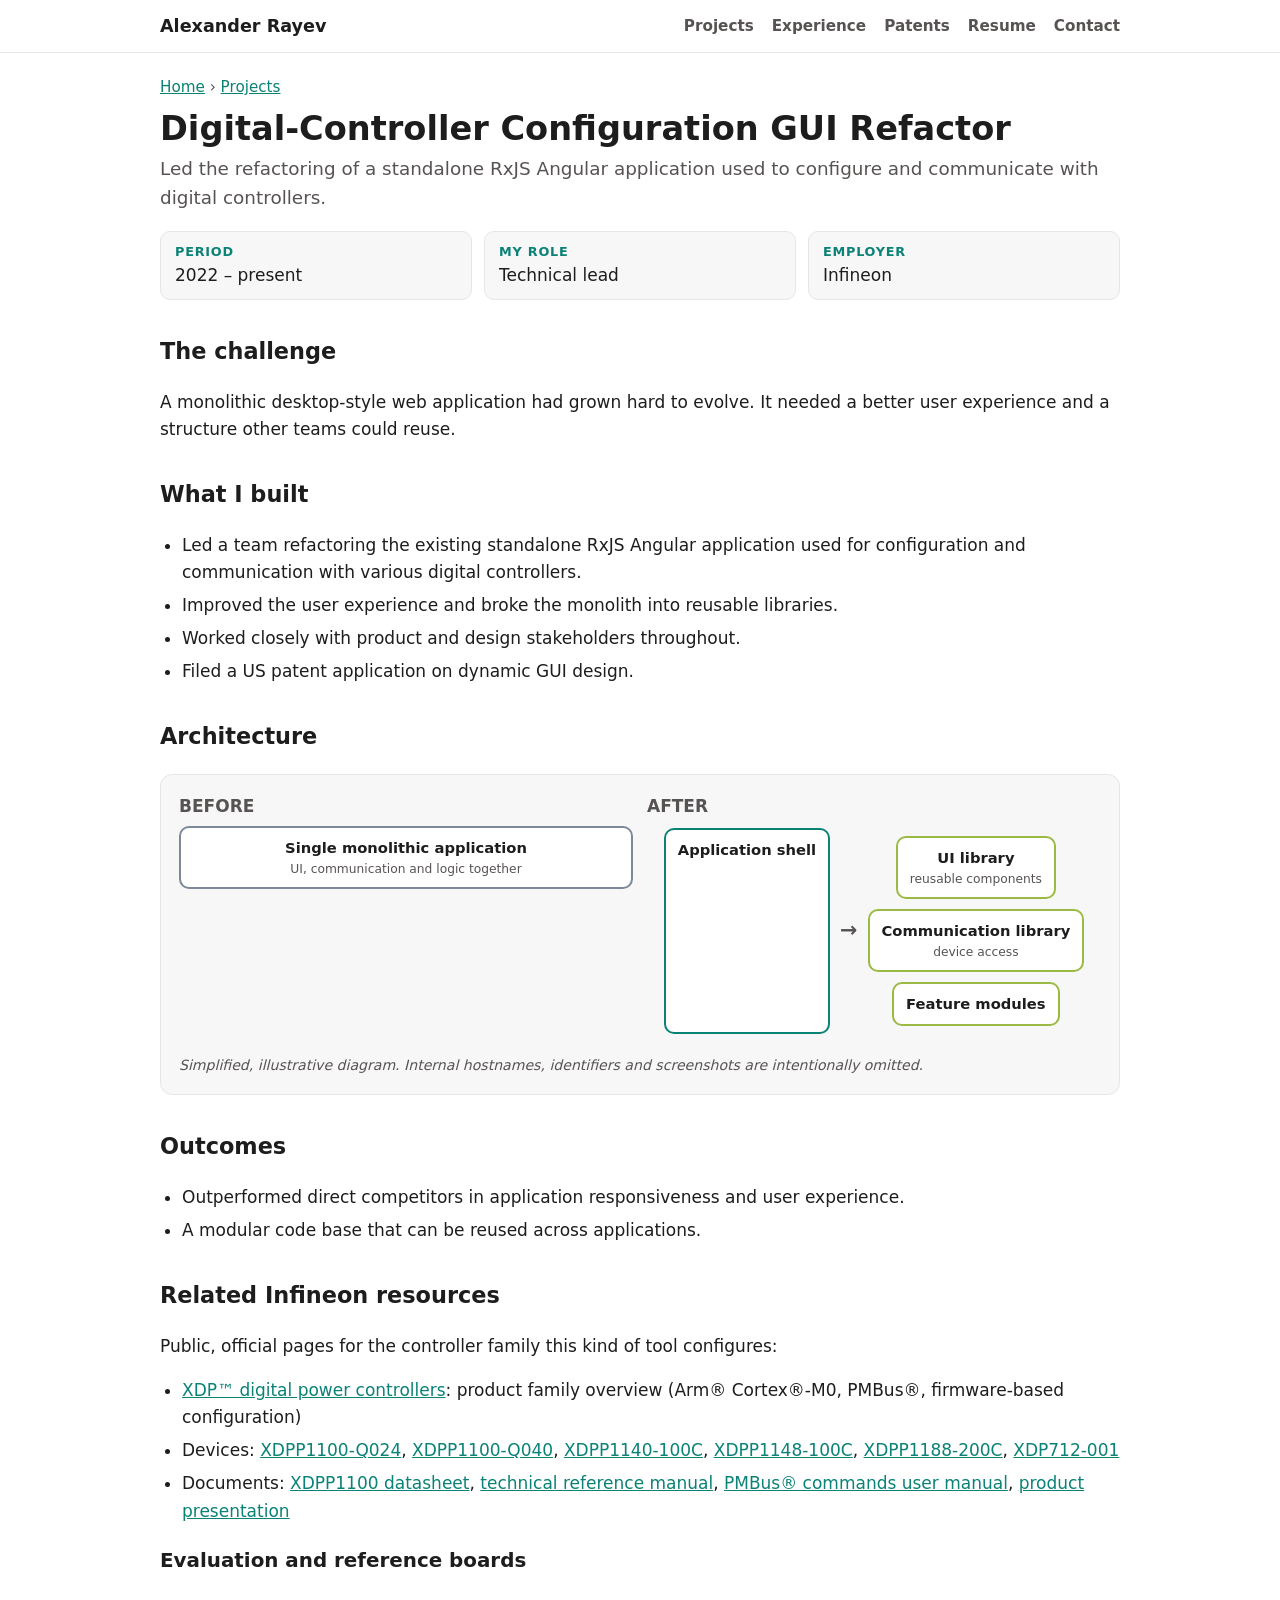
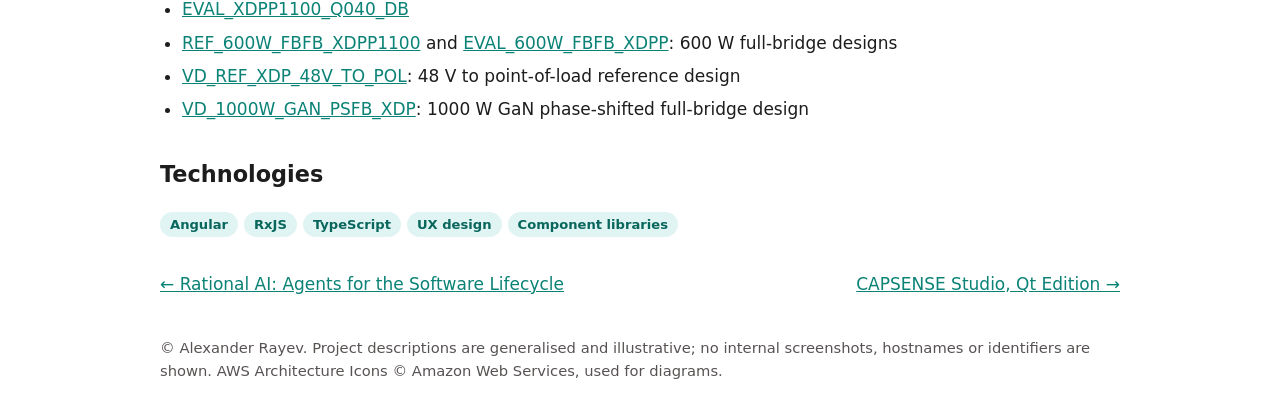
<file: projects/controller-configuration-gui.html>
<!doctype html>
<html lang="en"><head><meta charset="utf-8"><meta name="viewport" content="width=device-width,initial-scale=1">
<title>Digital-Controller Configuration GUI Refactor | Alexander Rayev</title><meta name="description" content="Led the refactoring of a standalone RxJS Angular application used to configure and communicate with digital controllers.">
<link rel="stylesheet" href="../assets/style.css"></head>
<body><header class="site"><div class="wrap"><a class="brand" href="../index.html">Alexander Rayev</a><nav aria-label="Main"><a href="../index.html#projects">Projects</a><a href="../index.html#experience">Experience</a><a href="../index.html#patents">Patents</a><a href="../docs/Alexander-Rayev-Resume.pdf">Resume</a><a href="../index.html#contact">Contact</a></nav></div></header>
<div class="wrap page"><div class="crumbs"><a href="../index.html">Home</a> &rsaquo; <a href="../index.html#projects">Projects</a></div>
<h1>Digital-Controller Configuration GUI Refactor</h1><p class="tag">Led the refactoring of a standalone RxJS Angular application used to configure and communicate with digital controllers.</p>
<div class="meta"><div><b>Period</b>2022 – present</div><div><b>My role</b>Technical lead</div><div><b>Employer</b>Infineon</div></div>
<h2>The challenge</h2><p>A monolithic desktop-style web application had grown hard to evolve. It needed a better user experience and a structure other teams could reuse.</p>
<h2>What I built</h2><ul><li>Led a team refactoring the existing standalone RxJS Angular application used for configuration and communication with various digital controllers.</li><li>Improved the user experience and broke the monolith into reusable libraries.</li><li>Worked closely with product and design stakeholders throughout.</li><li>Filed a US patent application on dynamic GUI design.</li></ul>
<h2>Architecture</h2><figure class="diagram" aria-label="Simplified architecture diagram"><div class="two"><div><div class="lbl" style="font-weight:700;color:var(--muted);margin-bottom:6px">BEFORE</div><div class="box g"><b>Single monolithic application</b><small>UI, communication and logic together</small></div></div><div><div class="lbl" style="font-weight:700;color:var(--muted);margin-bottom:6px">AFTER</div><div class="flow"><div class="box a"><b>Application shell</b></div><div class="arr" aria-hidden="true">&rarr;</div><div class="flow col"><div class="box d"><b>UI library</b><small>reusable components</small></div><div class="box d"><b>Communication library</b><small>device access</small></div><div class="box d"><b>Feature modules</b></div></div></div></div></div><figcaption>Simplified, illustrative diagram. Internal hostnames, identifiers and screenshots are intentionally omitted.</figcaption></figure>
<h2>Outcomes</h2><ul><li>Outperformed direct competitors in application responsiveness and user experience.</li><li>A modular code base that can be reused across applications.</li></ul>
<h2>Related Infineon resources</h2><p>Public, official pages for the controller family this kind of tool configures:</p><ul><li><a href="https://www.infineon.com/products/power/dc-dc-converters/digital-power-controllers" target="_blank" rel="noopener">XDP&trade; digital power controllers</a>: product family overview (Arm&reg; Cortex&reg;-M0, PMBus&reg;, firmware-based configuration)</li><li>Devices: <a href="https://www.infineon.com/part/XDPP1100-Q024" target="_blank" rel="noopener">XDPP1100-Q024</a>, <a href="https://www.infineon.com/part/XDPP1100-Q040" target="_blank" rel="noopener">XDPP1100-Q040</a>, <a href="https://www.infineon.com/part/XDPP1140-100C" target="_blank" rel="noopener">XDPP1140-100C</a>, <a href="https://www.infineon.com/part/XDPP1148-100C" target="_blank" rel="noopener">XDPP1148-100C</a>, <a href="https://www.infineon.com/part/XDPP1188-200C" target="_blank" rel="noopener">XDPP1188-200C</a>, <a href="https://www.infineon.com/part/XDP712-001" target="_blank" rel="noopener">XDP712-001</a></li><li>Documents: <a href="https://www.infineon.com/assets/row/public/documents/24/49/infineon-infineon-ds-xdpp1100-v2.3-datasheet-en-datasheet-en.pdf" target="_blank" rel="noopener">XDPP1100 datasheet</a>, <a href="https://www.infineon.com/assets/row/public/documents/24/44/infineon-xdp-digital-power-xdpp1100-technical-reference-manual-usermanual-en.pdf" target="_blank" rel="noopener">technical reference manual</a>, <a href="https://www.infineon.com/assets/row/public/documents/24/44/infineon-dcdc-converter-xdp-digital-power-controllers-xdpp1100-pmbus-commands-usermanual-en.pdf" target="_blank" rel="noopener">PMBus&reg; commands user manual</a>, <a href="https://www.infineon.com/assets/row/public/documents/24/156/xdp-digital-power-controller-xdpp11xx-product-presentation.pdf" target="_blank" rel="noopener">product presentation</a></li></ul>
<h3>Evaluation and reference boards</h3><ul><li><a href="https://www.infineon.com/evaluation-board/EVAL-XDPP1100-Q040-DB" target="_blank" rel="noopener">EVAL_XDPP1100_Q040_DB</a></li><li><a href="https://www.infineon.com/evaluation-board/REF-600W-FBFB-XDPP1100" target="_blank" rel="noopener">REF_600W_FBFB_XDPP1100</a> and <a href="https://www.infineon.com/evaluation-board/EVAL-600W-FBFB-XDPP" target="_blank" rel="noopener">EVAL_600W_FBFB_XDPP</a>: 600 W full-bridge designs</li><li><a href="https://www.infineon.com/evaluation-board/VD-REF-XDP-48V-TO-POL" target="_blank" rel="noopener">VD_REF_XDP_48V_TO_POL</a>: 48 V to point-of-load reference design</li><li><a href="https://www.infineon.com/evaluation-board/VD-1000W-GAN-PSFB-XDP" target="_blank" rel="noopener">VD_1000W_GAN_PSFB_XDP</a>: 1000 W GaN phase-shifted full-bridge design</li></ul>
<h2>Technologies</h2><div class="chips"><span class="chip">Angular</span><span class="chip">RxJS</span><span class="chip">TypeScript</span><span class="chip">UX design</span><span class="chip">Component libraries</span></div>
<div class="pn"><a href="rational-ai.html">&larr; Rational AI: Agents for the Software Lifecycle</a><a href="capsense-studio-qt.html">CAPSENSE Studio, Qt Edition &rarr;</a></div></div>
<footer><div class="wrap">&copy; Alexander Rayev. Project descriptions are generalised and illustrative; no internal screenshots, hostnames or identifiers are shown.
 AWS Architecture Icons &copy; Amazon Web Services, used for diagrams.</div></footer></body></html>
</file>
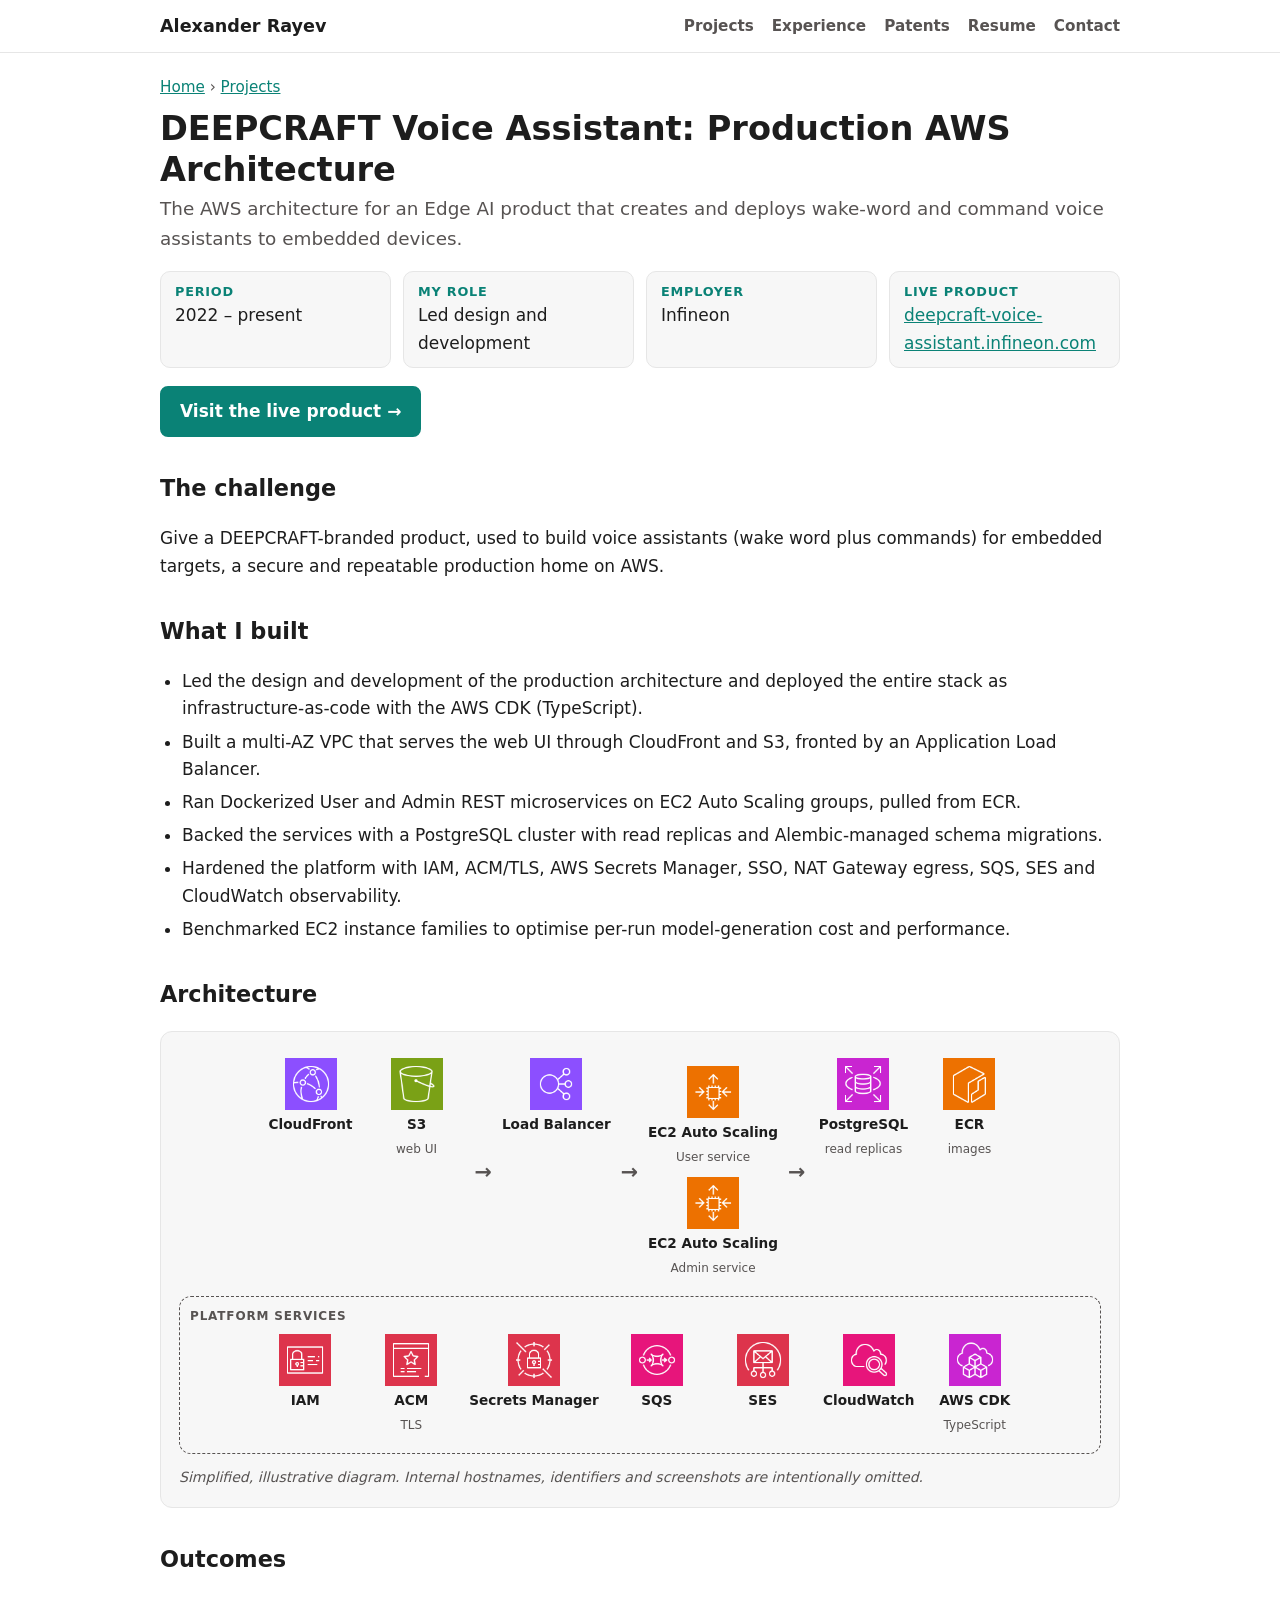
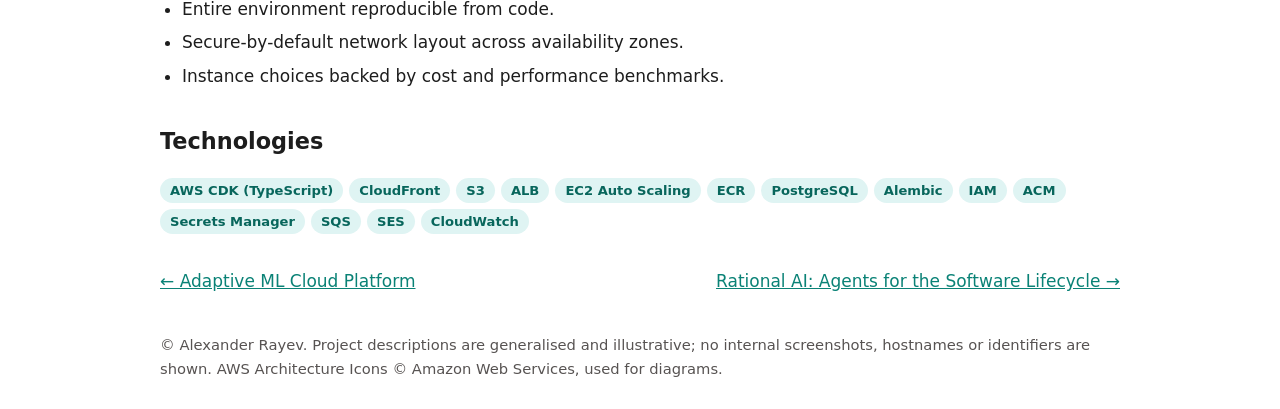
<file: projects/deepcraft-voice-assistant.html>
<!doctype html>
<html lang="en"><head><meta charset="utf-8"><meta name="viewport" content="width=device-width,initial-scale=1">
<title>DEEPCRAFT Voice Assistant: Production AWS Architecture | Alexander Rayev</title><meta name="description" content="The AWS architecture for an Edge AI product that creates and deploys wake-word and command voice assistants to embedded devices.">
<link rel="stylesheet" href="../assets/style.css"></head>
<body><header class="site"><div class="wrap"><a class="brand" href="../index.html">Alexander Rayev</a><nav aria-label="Main"><a href="../index.html#projects">Projects</a><a href="../index.html#experience">Experience</a><a href="../index.html#patents">Patents</a><a href="../docs/Alexander-Rayev-Resume.pdf">Resume</a><a href="../index.html#contact">Contact</a></nav></div></header>
<div class="wrap page"><div class="crumbs"><a href="../index.html">Home</a> &rsaquo; <a href="../index.html#projects">Projects</a></div>
<h1>DEEPCRAFT Voice Assistant: Production AWS Architecture</h1><p class="tag">The AWS architecture for an Edge AI product that creates and deploys wake-word and command voice assistants to embedded devices.</p>
<div class="meta"><div><b>Period</b>2022 – present</div><div><b>My role</b>Led design and development</div><div><b>Employer</b>Infineon</div><div><b>Live product</b><a href="https://deepcraft-voice-assistant.infineon.com/welcome" target="_blank" rel="noopener">deepcraft-voice-assistant.infineon.com</a></div></div>
<p><a class="btn primary" href="https://deepcraft-voice-assistant.infineon.com/welcome" target="_blank" rel="noopener">Visit the live product &rarr;</a></p>
<h2>The challenge</h2><p>Give a DEEPCRAFT-branded product, used to build voice assistants (wake word plus commands) for embedded targets, a secure and repeatable production home on AWS.</p>
<h2>What I built</h2><ul><li>Led the design and development of the production architecture and deployed the entire stack as infrastructure-as-code with the AWS CDK (TypeScript).</li><li>Built a multi-AZ VPC that serves the web UI through CloudFront and S3, fronted by an Application Load Balancer.</li><li>Ran Dockerized User and Admin REST microservices on EC2 Auto Scaling groups, pulled from ECR.</li><li>Backed the services with a PostgreSQL cluster with read replicas and Alembic-managed schema migrations.</li><li>Hardened the platform with IAM, ACM/TLS, AWS Secrets Manager, SSO, NAT Gateway egress, SQS, SES and CloudWatch observability.</li><li>Benchmarked EC2 instance families to optimise per-run model-generation cost and performance.</li></ul>
<h2>Architecture</h2><figure class="diagram" aria-label="Simplified architecture diagram"><div class="flow"><div class="ic"><img src="../assets/icons/cloudfront.png" alt="CloudFront icon"><span>CloudFront</span></div><div class="ic"><img src="../assets/icons/s3.png" alt="S3 icon"><span>S3</span><small>web UI</small></div><div class="arr" aria-hidden="true">&rarr;</div><div class="ic"><img src="../assets/icons/alb.png" alt="Load Balancer icon"><span>Load Balancer</span></div><div class="arr" aria-hidden="true">&rarr;</div><div class="flow col"><div class="ic"><img src="../assets/icons/asg.png" alt="EC2 Auto Scaling icon"><span>EC2 Auto Scaling</span><small>User service</small></div><div class="ic"><img src="../assets/icons/asg.png" alt="EC2 Auto Scaling icon"><span>EC2 Auto Scaling</span><small>Admin service</small></div></div><div class="arr" aria-hidden="true">&rarr;</div><div class="ic"><img src="../assets/icons/rds.png" alt="PostgreSQL icon"><span>PostgreSQL</span><small>read replicas</small></div><div class="ic"><img src="../assets/icons/ecr.png" alt="ECR icon"><span>ECR</span><small>images</small></div></div><div class="lane"><div class="lbl">Platform services</div><div class="flow"><div class="ic"><img src="../assets/icons/iam.png" alt="IAM icon"><span>IAM</span></div><div class="ic"><img src="../assets/icons/acm.png" alt="ACM icon"><span>ACM</span><small>TLS</small></div><div class="ic"><img src="../assets/icons/secrets.png" alt="Secrets Manager icon"><span>Secrets Manager</span></div><div class="ic"><img src="../assets/icons/sqs.png" alt="SQS icon"><span>SQS</span></div><div class="ic"><img src="../assets/icons/ses.png" alt="SES icon"><span>SES</span></div><div class="ic"><img src="../assets/icons/cloudwatch.png" alt="CloudWatch icon"><span>CloudWatch</span></div><div class="ic"><img src="../assets/icons/cdk.png" alt="AWS CDK icon"><span>AWS CDK</span><small>TypeScript</small></div></div></div><figcaption>Simplified, illustrative diagram. Internal hostnames, identifiers and screenshots are intentionally omitted.</figcaption></figure>
<h2>Outcomes</h2><ul><li>Entire environment reproducible from code.</li><li>Secure-by-default network layout across availability zones.</li><li>Instance choices backed by cost and performance benchmarks.</li></ul>
<h2>Technologies</h2><div class="chips"><span class="chip">AWS CDK (TypeScript)</span><span class="chip">CloudFront</span><span class="chip">S3</span><span class="chip">ALB</span><span class="chip">EC2 Auto Scaling</span><span class="chip">ECR</span><span class="chip">PostgreSQL</span><span class="chip">Alembic</span><span class="chip">IAM</span><span class="chip">ACM</span><span class="chip">Secrets Manager</span><span class="chip">SQS</span><span class="chip">SES</span><span class="chip">CloudWatch</span></div>
<div class="pn"><a href="adaptive-ml-cloud.html">&larr; Adaptive ML Cloud Platform</a><a href="rational-ai.html">Rational AI: Agents for the Software Lifecycle &rarr;</a></div></div>
<footer><div class="wrap">&copy; Alexander Rayev. Project descriptions are generalised and illustrative; no internal screenshots, hostnames or identifiers are shown.
 AWS Architecture Icons &copy; Amazon Web Services, used for diagrams.</div></footer></body></html>
</file>
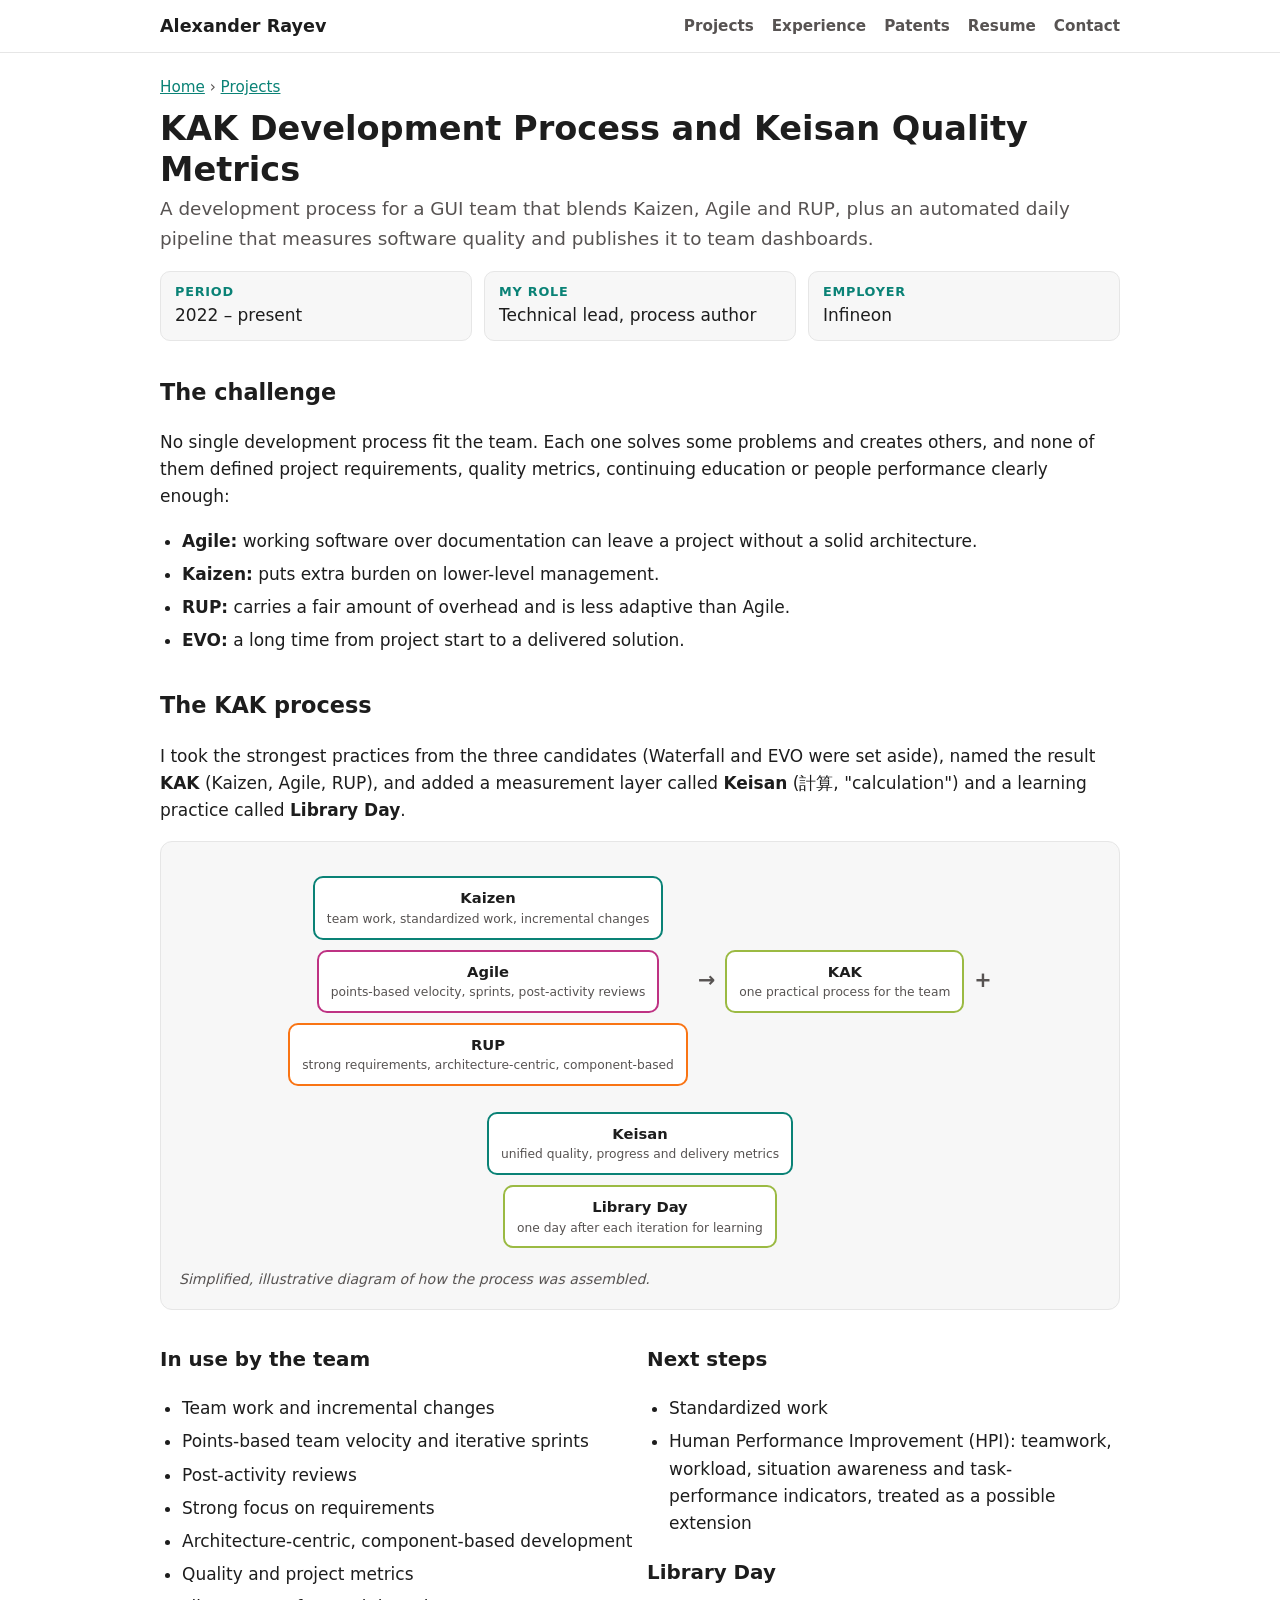
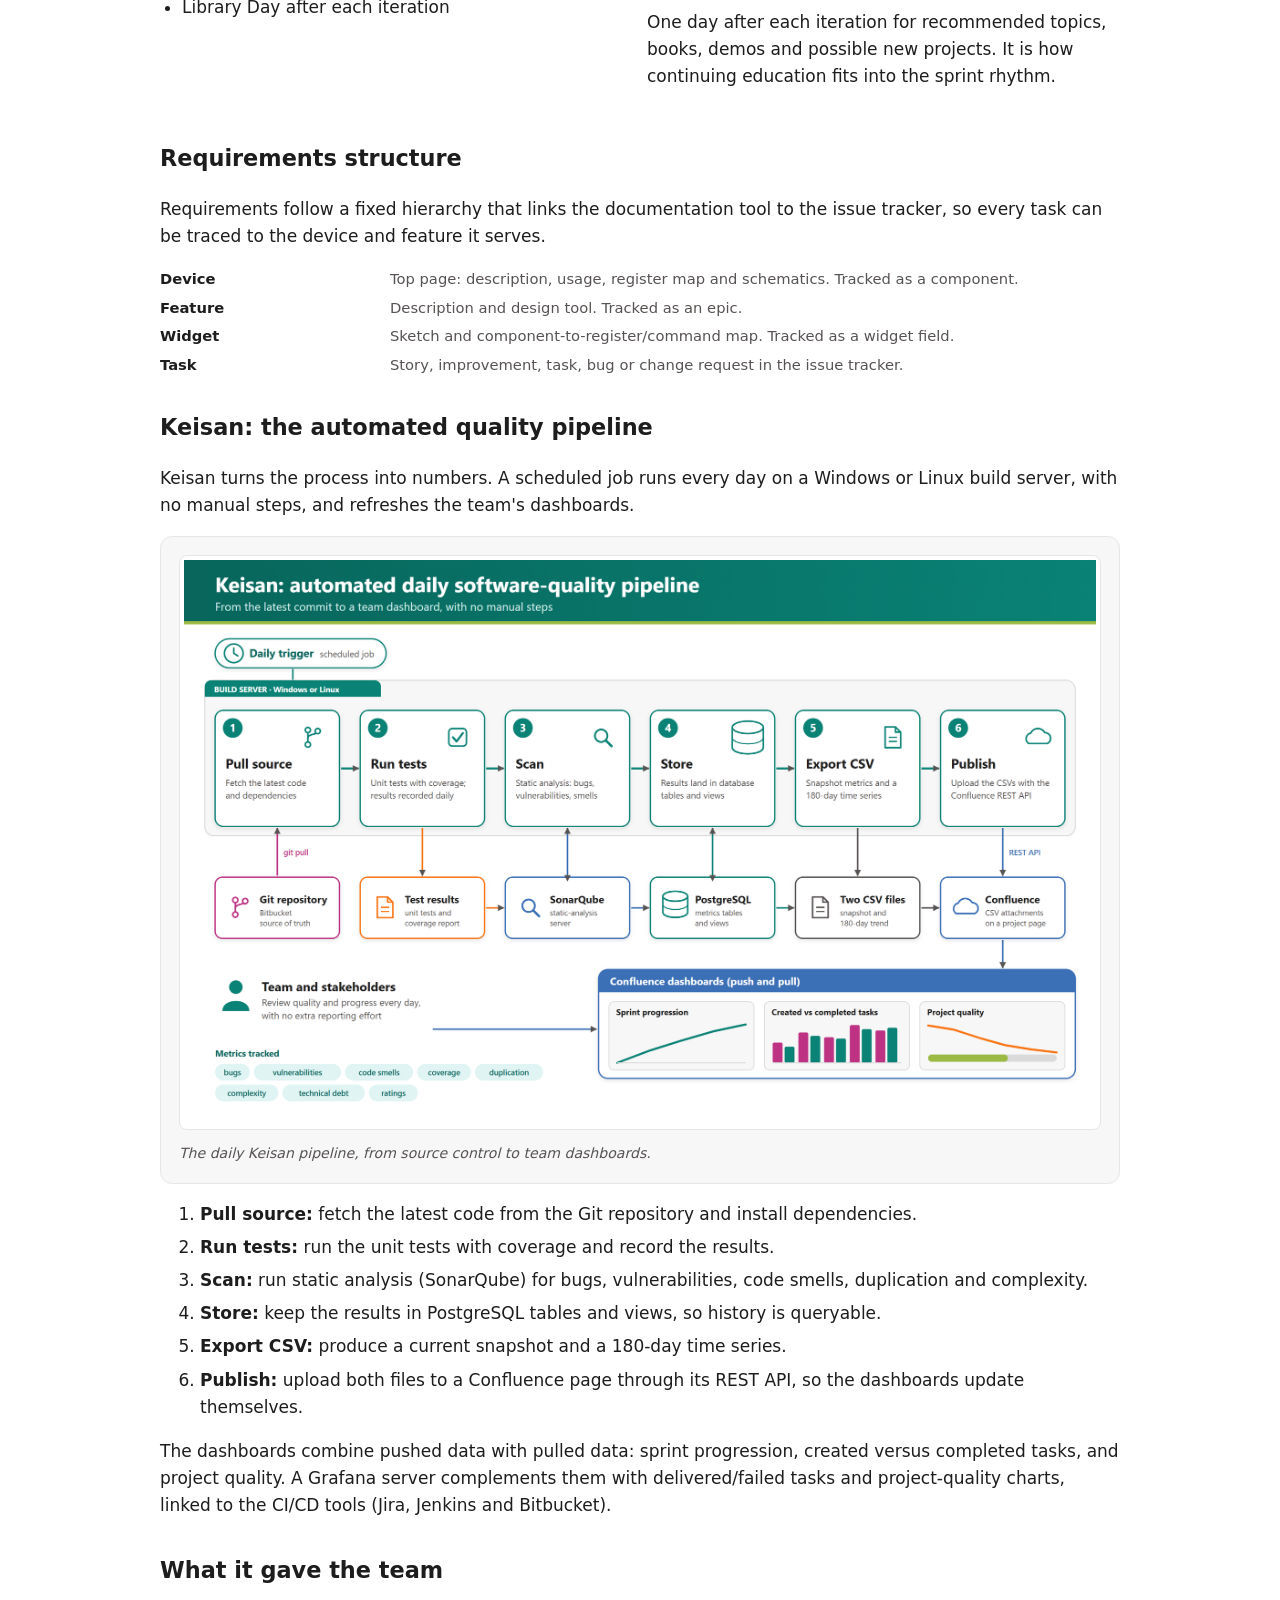
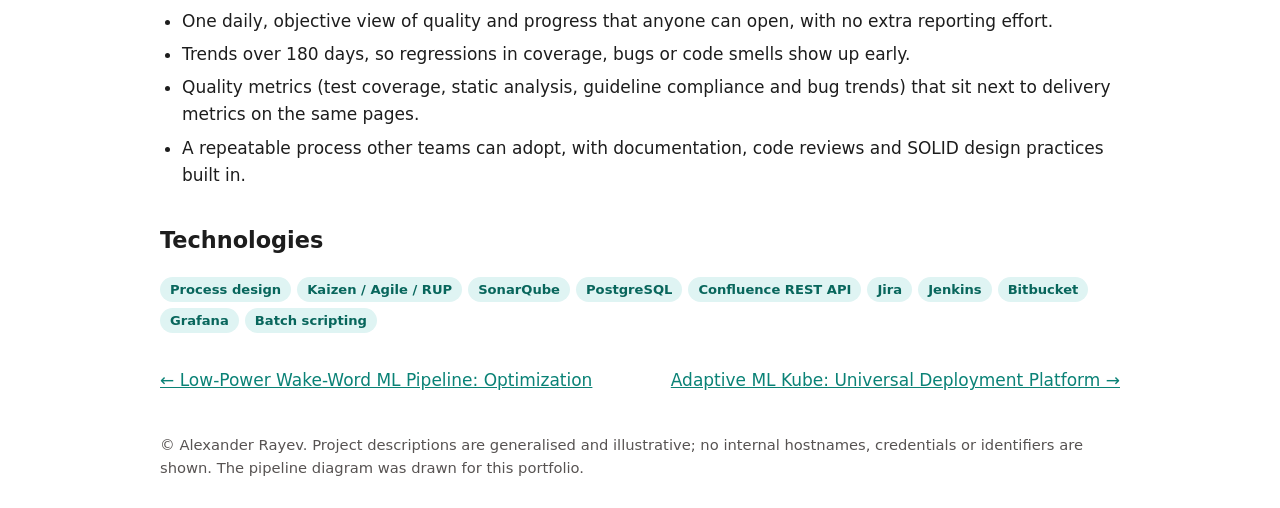
<file: projects/keisan-quality-process.html>
<!doctype html>
<html lang="en"><head><meta charset="utf-8"><meta name="viewport" content="width=device-width,initial-scale=1">
<title>KAK Development Process and Keisan Quality Metrics | Alexander Rayev</title><meta name="description" content="A development process that combines Kaizen, Agile and RUP, and an automated daily pipeline that turns code, tests and static analysis into team dashboards.">
<link rel="stylesheet" href="../assets/style.css"></head>
<body><header class="site"><div class="wrap"><a class="brand" href="../index.html">Alexander Rayev</a><nav aria-label="Main"><a href="../index.html#projects">Projects</a><a href="../index.html#experience">Experience</a><a href="../index.html#patents">Patents</a><a href="../docs/Alexander-Rayev-Resume.pdf">Resume</a><a href="../index.html#contact">Contact</a></nav></div></header>
<div class="wrap page"><div class="crumbs"><a href="../index.html">Home</a> &rsaquo; <a href="../index.html#projects">Projects</a></div>
<h1>KAK Development Process and Keisan Quality Metrics</h1><p class="tag">A development process for a GUI team that blends Kaizen, Agile and RUP, plus an automated daily pipeline that measures software quality and publishes it to team dashboards.</p>
<div class="meta"><div><b>Period</b>2022 – present</div><div><b>My role</b>Technical lead, process author</div><div><b>Employer</b>Infineon</div></div>

<h2>The challenge</h2>
<p>No single development process fit the team. Each one solves some problems and creates others, and none of them defined project requirements, quality metrics, continuing education or people performance clearly enough:</p>
<ul><li><b>Agile:</b> working software over documentation can leave a project without a solid architecture.</li><li><b>Kaizen:</b> puts extra burden on lower-level management.</li><li><b>RUP:</b> carries a fair amount of overhead and is less adaptive than Agile.</li><li><b>EVO:</b> a long time from project start to a delivered solution.</li></ul>

<h2>The KAK process</h2>
<p>I took the strongest practices from the three candidates (Waterfall and EVO were set aside), named the result <b>KAK</b> (Kaizen, Agile, RUP), and added a measurement layer called <b>Keisan</b> (計算, "calculation") and a learning practice called <b>Library Day</b>.</p>
<figure class="diagram" aria-label="How the KAK process is composed"><div class="flow"><div class="flow col"><div class="box a"><b>Kaizen</b><small>team work, standardized work, incremental changes</small></div><div class="box b"><b>Agile</b><small>points-based velocity, sprints, post-activity reviews</small></div><div class="box c"><b>RUP</b><small>strong requirements, architecture-centric, component-based</small></div></div><div class="arr" aria-hidden="true">&rarr;</div><div class="box d" style="align-self:center"><b>KAK</b><small>one practical process for the team</small></div><div class="arr" aria-hidden="true">+</div><div class="flow col"><div class="box a"><b>Keisan</b><small>unified quality, progress and delivery metrics</small></div><div class="box d"><b>Library Day</b><small>one day after each iteration for learning</small></div></div></div><figcaption>Simplified, illustrative diagram of how the process was assembled.</figcaption></figure>
<div class="two"><div><h3>In use by the team</h3><ul><li>Team work and incremental changes</li><li>Points-based team velocity and iterative sprints</li><li>Post-activity reviews</li><li>Strong focus on requirements</li><li>Architecture-centric, component-based development</li><li>Quality and project metrics</li><li>Library Day after each iteration</li></ul></div><div><h3>Next steps</h3><ul><li>Standardized work</li><li>Human Performance Improvement (HPI): teamwork, workload, situation awareness and task-performance indicators, treated as a possible extension</li></ul><h3>Library Day</h3><p>One day after each iteration for recommended topics, books, demos and possible new projects. It is how continuing education fits into the sprint rhythm.</p></div></div>

<h2>Requirements structure</h2>
<p>Requirements follow a fixed hierarchy that links the documentation tool to the issue tracker, so every task can be traced to the device and feature it serves.</p>
<div class="bars"><div class="brow"><span><b>Device</b></span><div class="trk"><span class="v" style="white-space:normal">Top page: description, usage, register map and schematics. Tracked as a component.</span></div></div>
<div class="brow"><span><b>Feature</b></span><div class="trk"><span class="v" style="white-space:normal">Description and design tool. Tracked as an epic.</span></div></div>
<div class="brow"><span><b>Widget</b></span><div class="trk"><span class="v" style="white-space:normal">Sketch and component-to-register/command map. Tracked as a widget field.</span></div></div>
<div class="brow"><span><b>Task</b></span><div class="trk"><span class="v" style="white-space:normal">Story, improvement, task, bug or change request in the issue tracker.</span></div></div></div>

<h2>Keisan: the automated quality pipeline</h2>
<p>Keisan turns the process into numbers. A scheduled job runs every day on a Windows or Linux build server, with no manual steps, and refreshes the team's dashboards.</p>
<figure class="diagram"><div class="shot"><img src="../assets/keisan/keisan-pipeline.png" alt="Keisan pipeline: daily trigger, pull source, run tests, scan, store, export CSV, publish to Confluence dashboards" width="2000" height="1239"></div><figcaption>The daily Keisan pipeline, from source control to team dashboards.</figcaption></figure>
<ol><li><b>Pull source:</b> fetch the latest code from the Git repository and install dependencies.</li><li><b>Run tests:</b> run the unit tests with coverage and record the results.</li><li><b>Scan:</b> run static analysis (SonarQube) for bugs, vulnerabilities, code smells, duplication and complexity.</li><li><b>Store:</b> keep the results in PostgreSQL tables and views, so history is queryable.</li><li><b>Export CSV:</b> produce a current snapshot and a 180-day time series.</li><li><b>Publish:</b> upload both files to a Confluence page through its REST API, so the dashboards update themselves.</li></ol>
<p>The dashboards combine pushed data with pulled data: sprint progression, created versus completed tasks, and project quality. A Grafana server complements them with delivered/failed tasks and project-quality charts, linked to the CI/CD tools (Jira, Jenkins and Bitbucket).</p>

<h2>What it gave the team</h2>
<ul><li>One daily, objective view of quality and progress that anyone can open, with no extra reporting effort.</li><li>Trends over 180 days, so regressions in coverage, bugs or code smells show up early.</li><li>Quality metrics (test coverage, static analysis, guideline compliance and bug trends) that sit next to delivery metrics on the same pages.</li><li>A repeatable process other teams can adopt, with documentation, code reviews and SOLID design practices built in.</li></ul>

<h2>Technologies</h2><div class="chips"><span class="chip">Process design</span><span class="chip">Kaizen / Agile / RUP</span><span class="chip">SonarQube</span><span class="chip">PostgreSQL</span><span class="chip">Confluence REST API</span><span class="chip">Jira</span><span class="chip">Jenkins</span><span class="chip">Bitbucket</span><span class="chip">Grafana</span><span class="chip">Batch scripting</span></div>
<div class="pn"><a href="wake-word-ml-pipeline.html">&larr; Low-Power Wake-Word ML Pipeline: Optimization</a><a href="adaptive-ml-kube.html">Adaptive ML Kube: Universal Deployment Platform &rarr;</a></div></div>
<footer><div class="wrap">&copy; Alexander Rayev. Project descriptions are generalised and illustrative; no internal hostnames, credentials or identifiers are shown. The pipeline diagram was drawn for this portfolio.</div></footer></body></html>
</file>
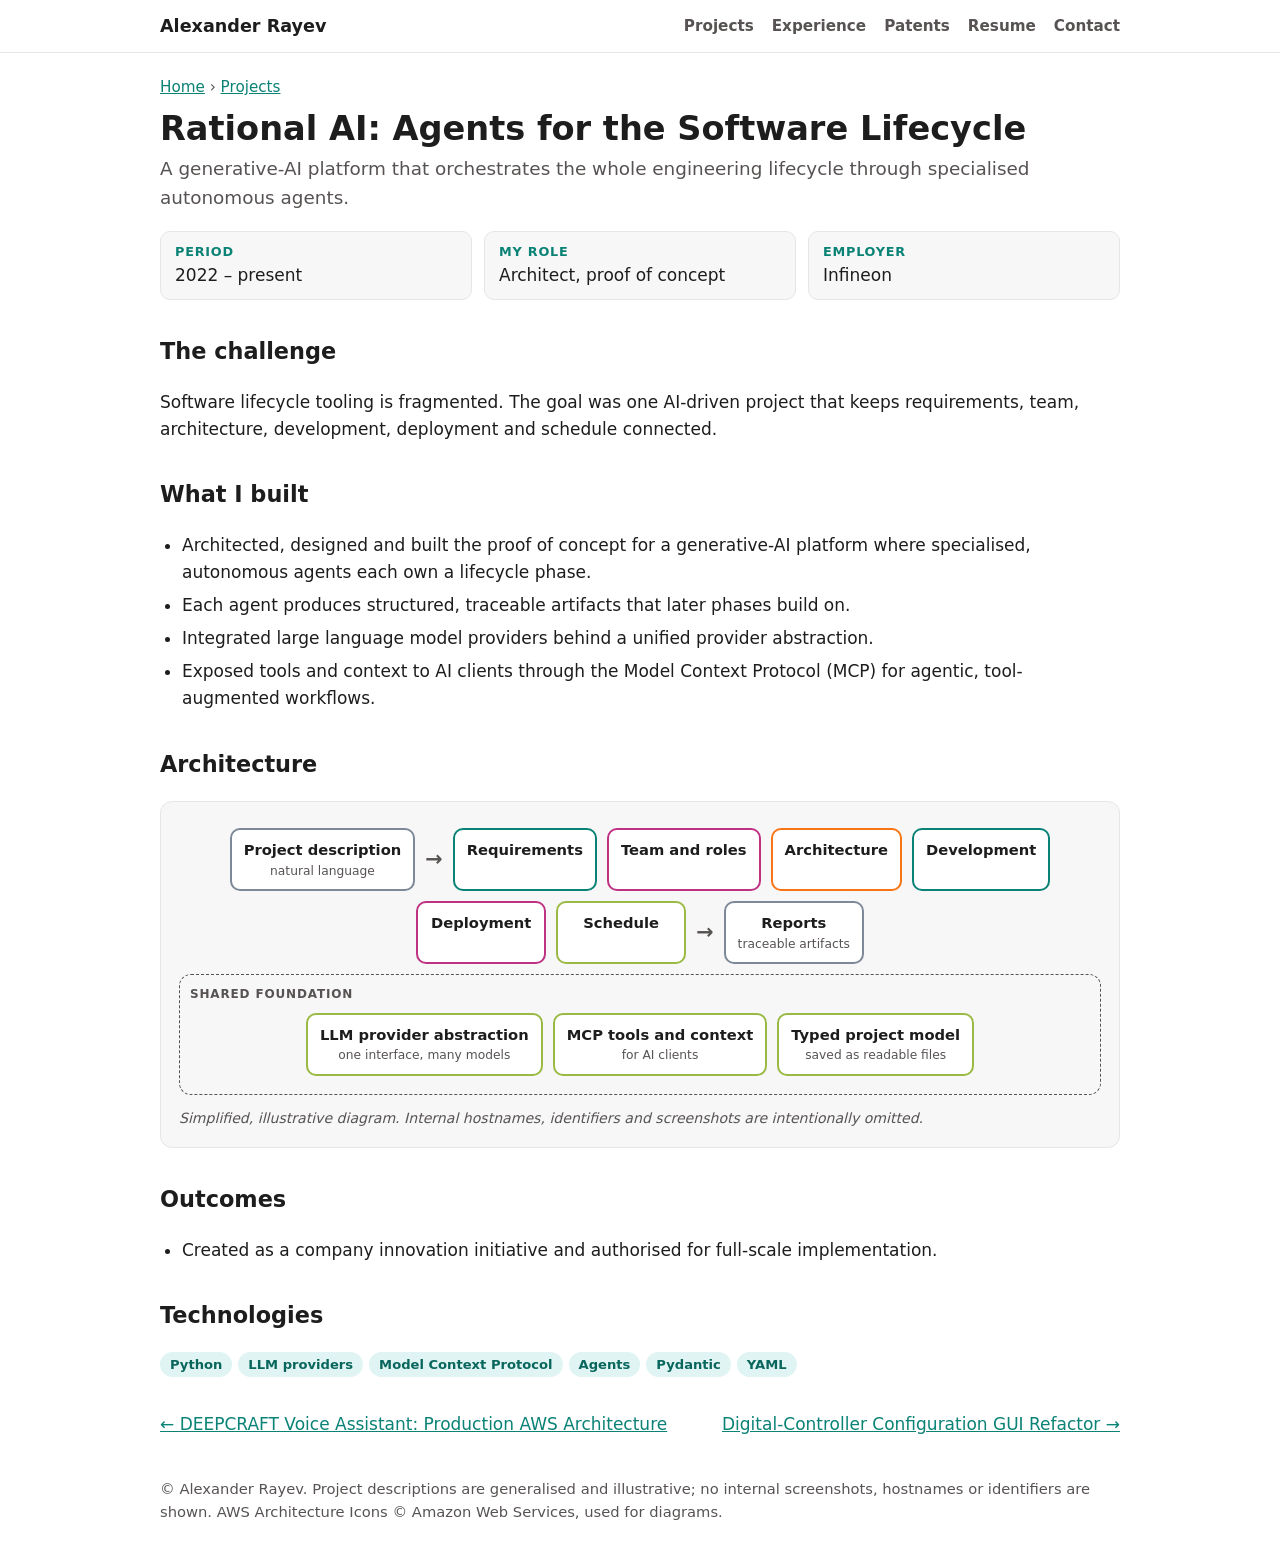
<file: projects/rational-ai.html>
<!doctype html>
<html lang="en"><head><meta charset="utf-8"><meta name="viewport" content="width=device-width,initial-scale=1">
<title>Rational AI: Agents for the Software Lifecycle | Alexander Rayev</title><meta name="description" content="A generative-AI platform that orchestrates the whole engineering lifecycle through specialised autonomous agents.">
<link rel="stylesheet" href="../assets/style.css"></head>
<body><header class="site"><div class="wrap"><a class="brand" href="../index.html">Alexander Rayev</a><nav aria-label="Main"><a href="../index.html#projects">Projects</a><a href="../index.html#experience">Experience</a><a href="../index.html#patents">Patents</a><a href="../docs/Alexander-Rayev-Resume.pdf">Resume</a><a href="../index.html#contact">Contact</a></nav></div></header>
<div class="wrap page"><div class="crumbs"><a href="../index.html">Home</a> &rsaquo; <a href="../index.html#projects">Projects</a></div>
<h1>Rational AI: Agents for the Software Lifecycle</h1><p class="tag">A generative-AI platform that orchestrates the whole engineering lifecycle through specialised autonomous agents.</p>
<div class="meta"><div><b>Period</b>2022 – present</div><div><b>My role</b>Architect, proof of concept</div><div><b>Employer</b>Infineon</div></div>
<h2>The challenge</h2><p>Software lifecycle tooling is fragmented. The goal was one AI-driven project that keeps requirements, team, architecture, development, deployment and schedule connected.</p>
<h2>What I built</h2><ul><li>Architected, designed and built the proof of concept for a generative-AI platform where specialised, autonomous agents each own a lifecycle phase.</li><li>Each agent produces structured, traceable artifacts that later phases build on.</li><li>Integrated large language model providers behind a unified provider abstraction.</li><li>Exposed tools and context to AI clients through the Model Context Protocol (MCP) for agentic, tool-augmented workflows.</li></ul>
<h2>Architecture</h2><figure class="diagram" aria-label="Simplified architecture diagram"><div class="flow"><div class="box g"><b>Project description</b><small>natural language</small></div><div class="arr" aria-hidden="true">&rarr;</div><div class="box a"><b>Requirements</b></div><div class="box b"><b>Team and roles</b></div><div class="box c"><b>Architecture</b></div><div class="box a"><b>Development</b></div><div class="box b"><b>Deployment</b></div><div class="box d"><b>Schedule</b></div><div class="arr" aria-hidden="true">&rarr;</div><div class="box g"><b>Reports</b><small>traceable artifacts</small></div></div><div class="lane"><div class="lbl">Shared foundation</div><div class="flow"><div class="box d"><b>LLM provider abstraction</b><small>one interface, many models</small></div><div class="box d"><b>MCP tools and context</b><small>for AI clients</small></div><div class="box d"><b>Typed project model</b><small>saved as readable files</small></div></div></div><figcaption>Simplified, illustrative diagram. Internal hostnames, identifiers and screenshots are intentionally omitted.</figcaption></figure>
<h2>Outcomes</h2><ul><li>Created as a company innovation initiative and authorised for full-scale implementation.</li></ul>
<h2>Technologies</h2><div class="chips"><span class="chip">Python</span><span class="chip">LLM providers</span><span class="chip">Model Context Protocol</span><span class="chip">Agents</span><span class="chip">Pydantic</span><span class="chip">YAML</span></div>
<div class="pn"><a href="deepcraft-voice-assistant.html">&larr; DEEPCRAFT Voice Assistant: Production AWS Architecture</a><a href="controller-configuration-gui.html">Digital-Controller Configuration GUI Refactor &rarr;</a></div></div>
<footer><div class="wrap">&copy; Alexander Rayev. Project descriptions are generalised and illustrative; no internal screenshots, hostnames or identifiers are shown.
 AWS Architecture Icons &copy; Amazon Web Services, used for diagrams.</div></footer></body></html>
</file>
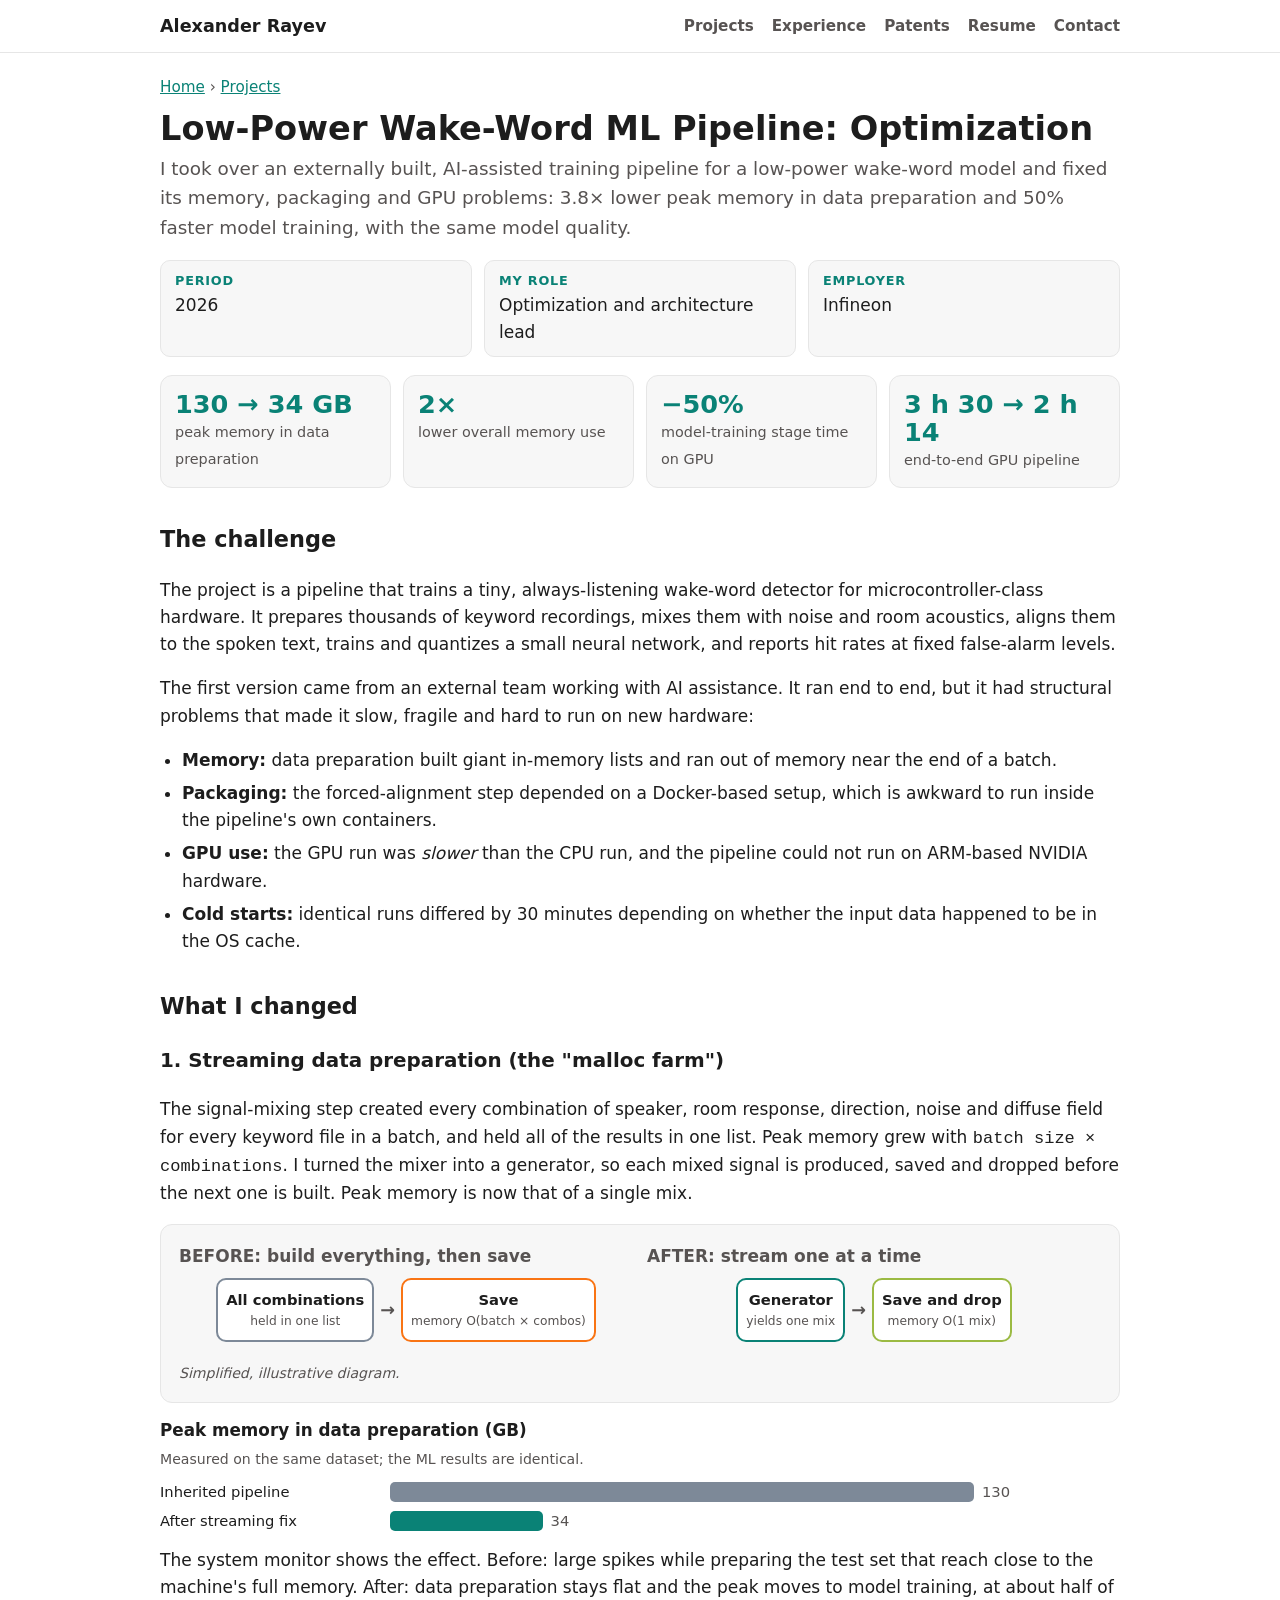
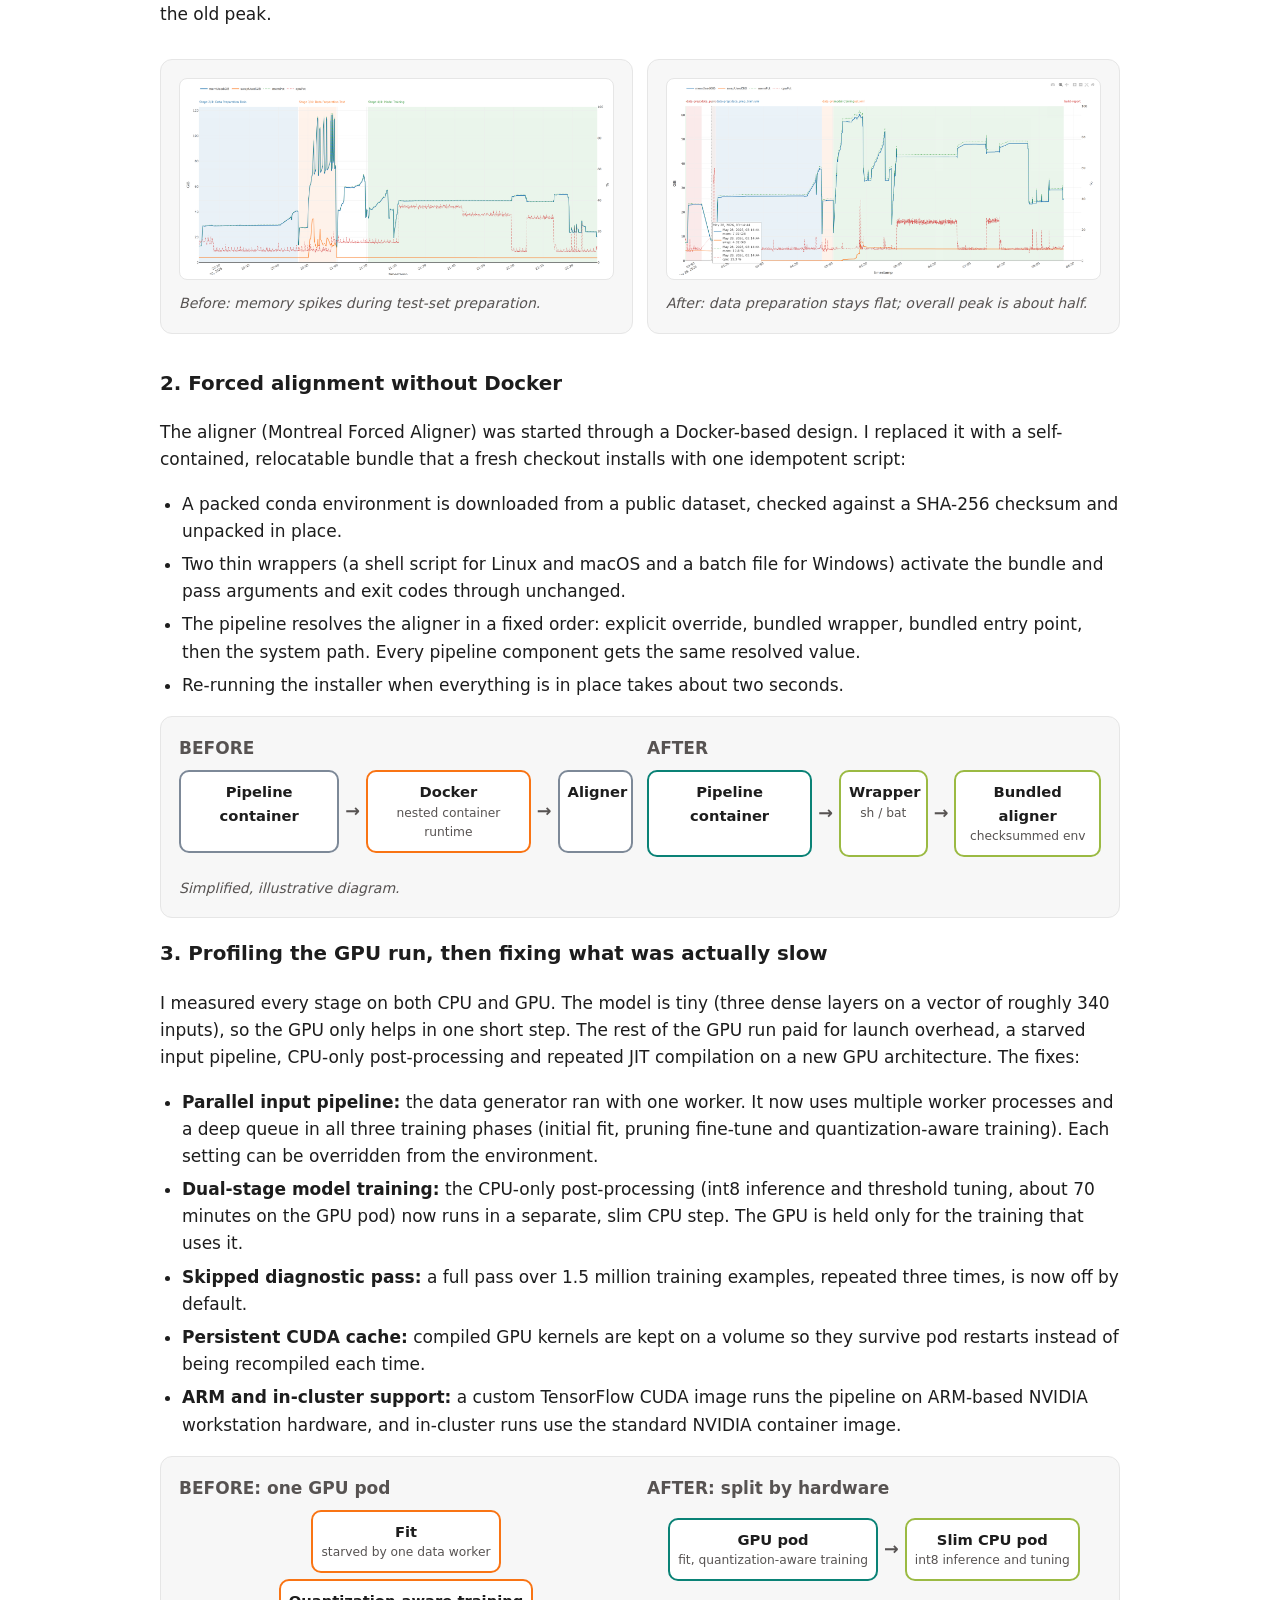
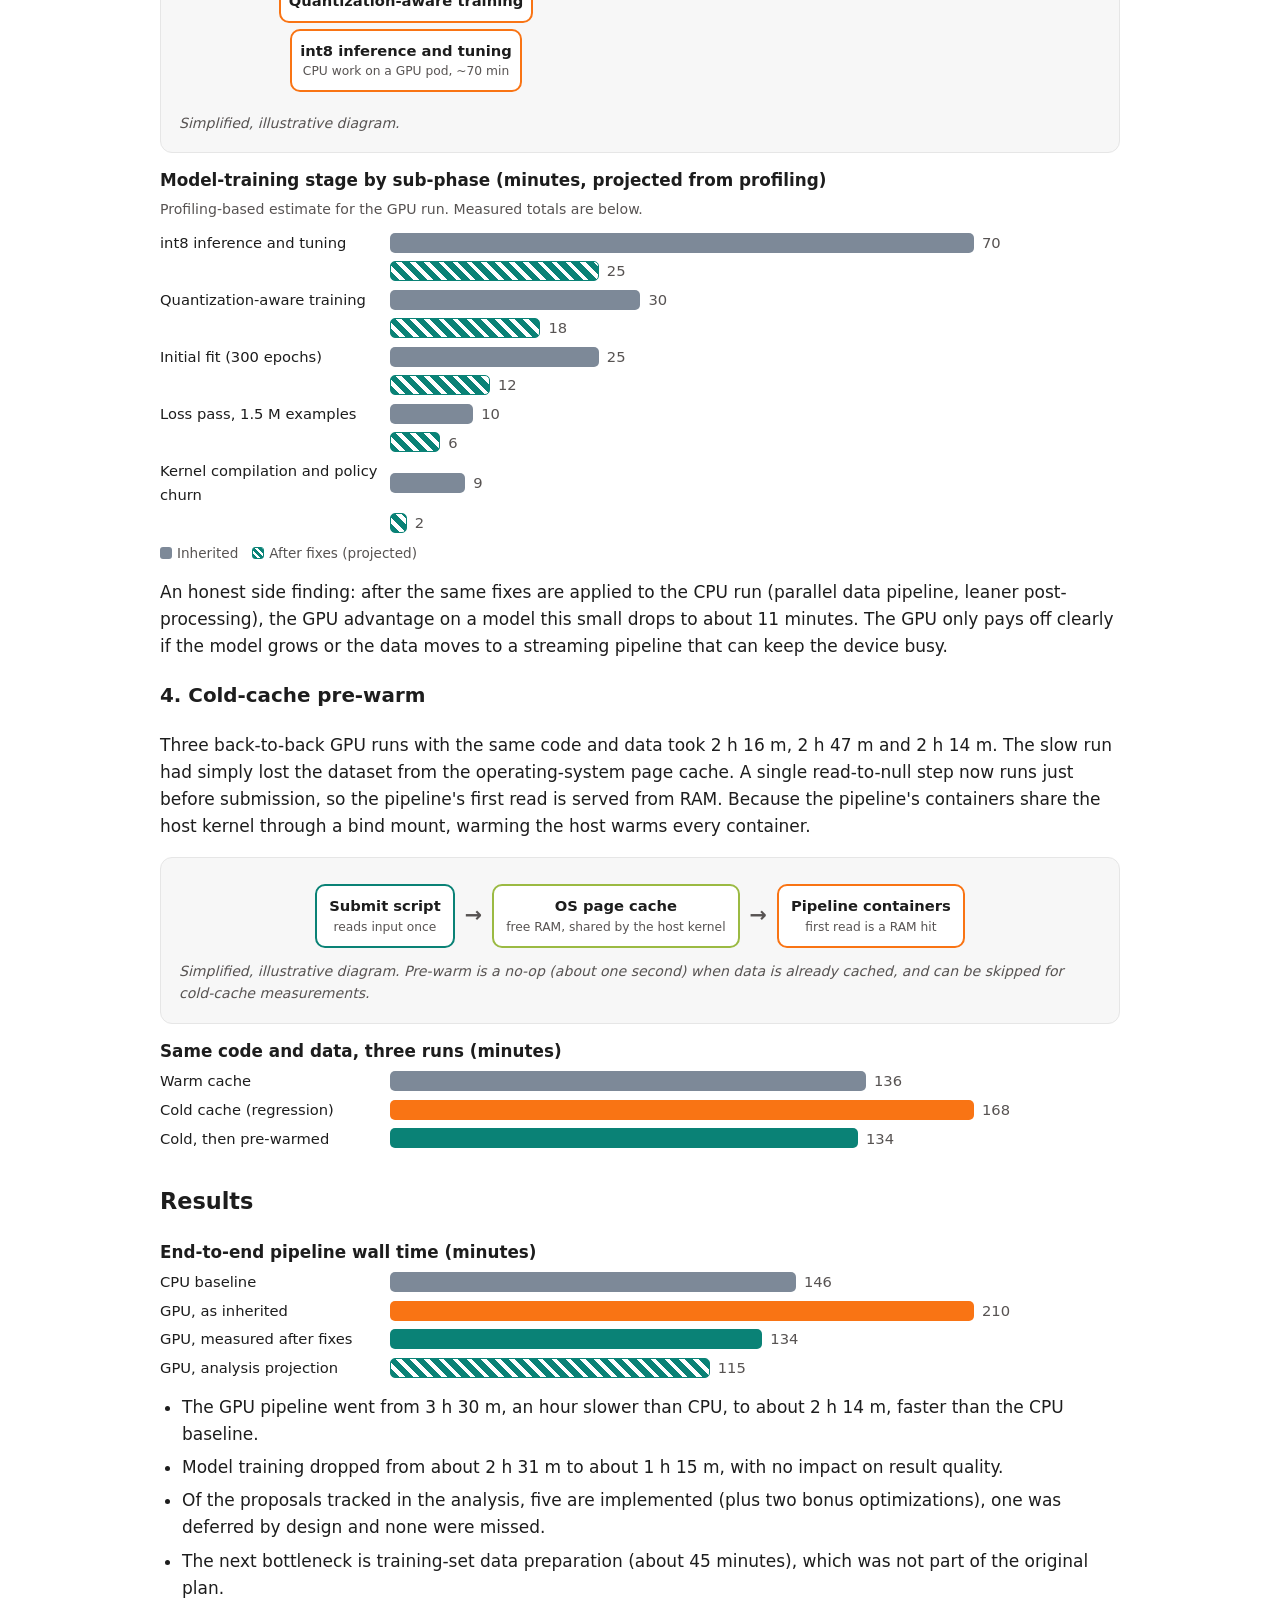
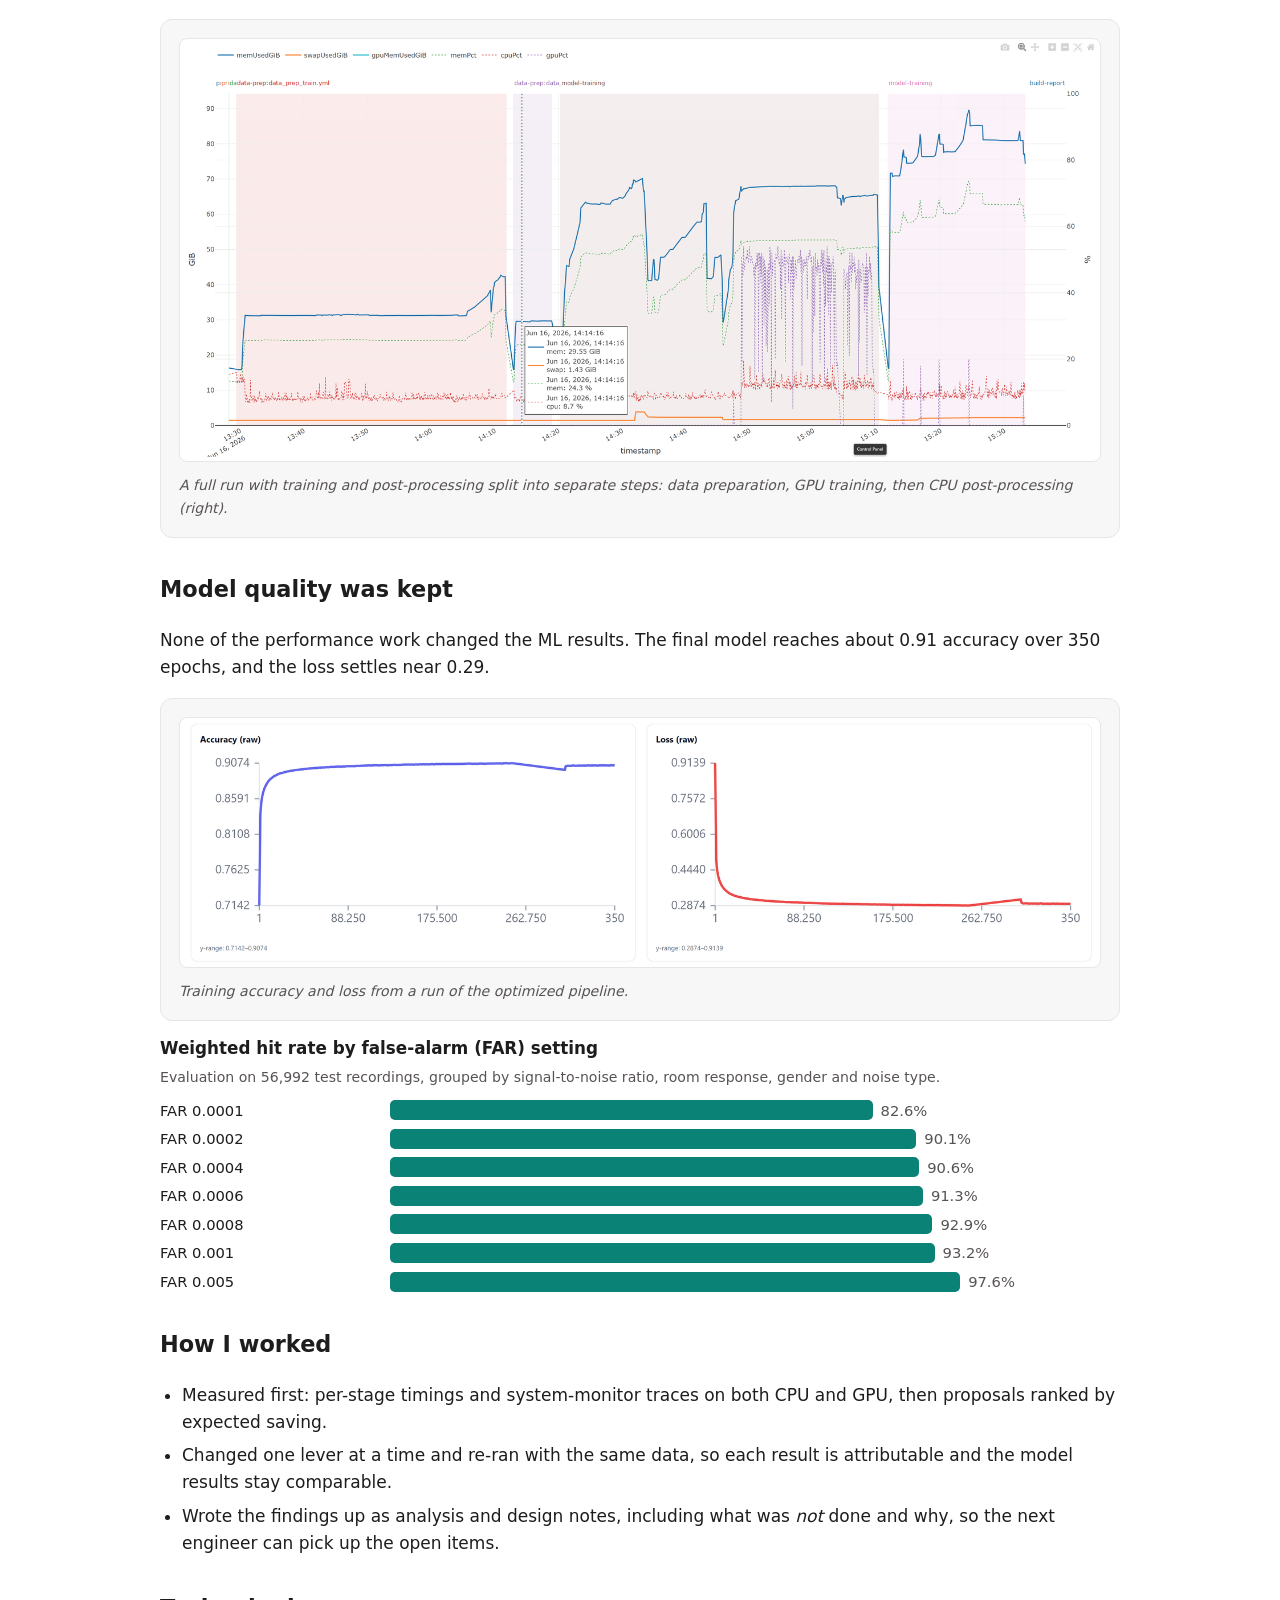
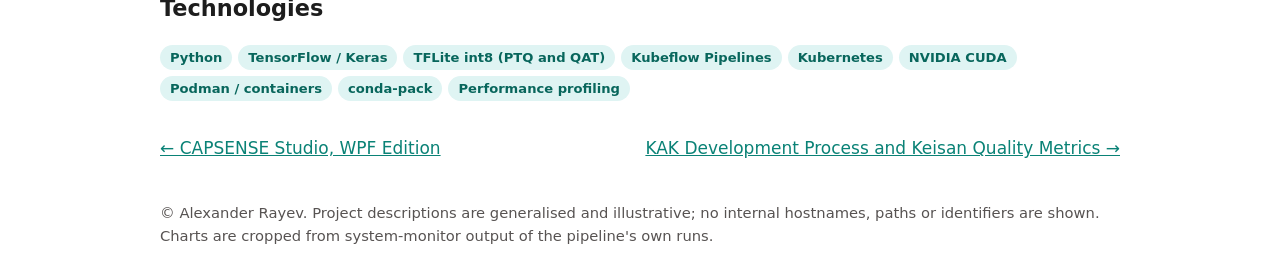
<file: projects/wake-word-ml-pipeline.html>
<!doctype html>
<html lang="en"><head><meta charset="utf-8"><meta name="viewport" content="width=device-width,initial-scale=1">
<title>Low-Power Wake-Word ML Pipeline: Optimization | Alexander Rayev</title><meta name="description" content="How I took an inherited wake-word training pipeline from 130 GB to 34 GB peak memory in data preparation and cut GPU model training by 50%, with no loss in model quality.">
<link rel="stylesheet" href="../assets/style.css"></head>
<body><header class="site"><div class="wrap"><a class="brand" href="../index.html">Alexander Rayev</a><nav aria-label="Main"><a href="../index.html#projects">Projects</a><a href="../index.html#experience">Experience</a><a href="../index.html#patents">Patents</a><a href="../docs/Alexander-Rayev-Resume.pdf">Resume</a><a href="../index.html#contact">Contact</a></nav></div></header>
<div class="wrap page"><div class="crumbs"><a href="../index.html">Home</a> &rsaquo; <a href="../index.html#projects">Projects</a></div>
<h1>Low-Power Wake-Word ML Pipeline: Optimization</h1><p class="tag">I took over an externally built, AI-assisted training pipeline for a low-power wake-word model and fixed its memory, packaging and GPU problems: 3.8&times; lower peak memory in data preparation and 50% faster model training, with the same model quality.</p>
<div class="meta"><div><b>Period</b>2026</div><div><b>My role</b>Optimization and architecture lead</div><div><b>Employer</b>Infineon</div></div>
<div class="kpis"><div><b>130 &rarr; 34 GB</b><span>peak memory in data preparation</span></div><div><b>2&times;</b><span>lower overall memory use</span></div><div><b>&minus;50%</b><span>model-training stage time on GPU</span></div><div><b>3 h 30 &rarr; 2 h 14</b><span>end-to-end GPU pipeline</span></div></div>

<h2>The challenge</h2><p>The project is a pipeline that trains a tiny, always-listening wake-word detector for microcontroller-class hardware. It prepares thousands of keyword recordings, mixes them with noise and room acoustics, aligns them to the spoken text, trains and quantizes a small neural network, and reports hit rates at fixed false-alarm levels.</p>
<p>The first version came from an external team working with AI assistance. It ran end to end, but it had structural problems that made it slow, fragile and hard to run on new hardware:</p>
<ul><li><b>Memory:</b> data preparation built giant in-memory lists and ran out of memory near the end of a batch.</li><li><b>Packaging:</b> the forced-alignment step depended on a Docker-based setup, which is awkward to run inside the pipeline's own containers.</li><li><b>GPU use:</b> the GPU run was <i>slower</i> than the CPU run, and the pipeline could not run on ARM-based NVIDIA hardware.</li><li><b>Cold starts:</b> identical runs differed by 30 minutes depending on whether the input data happened to be in the OS cache.</li></ul>

<h2>What I changed</h2>
<h3>1. Streaming data preparation (the "malloc farm")</h3>
<p>The signal-mixing step created every combination of speaker, room response, direction, noise and diffuse field for every keyword file in a batch, and held all of the results in one list. Peak memory grew with <code>batch size &times; combinations</code>. I turned the mixer into a generator, so each mixed signal is produced, saved and dropped before the next one is built. Peak memory is now that of a single mix.</p>
<figure class="diagram tight" aria-label="Before and after data flow"><div class="two"><div><div class="lbl" style="font-weight:700;color:var(--muted);margin-bottom:6px">BEFORE: build everything, then save</div><div class="flow"><div class="box g"><b>All combinations</b><small>held in one list</small></div><div class="arr" aria-hidden="true">&rarr;</div><div class="box c"><b>Save</b><small>memory O(batch &times; combos)</small></div></div></div><div><div class="lbl" style="font-weight:700;color:var(--muted);margin-bottom:6px">AFTER: stream one at a time</div><div class="flow"><div class="box a"><b>Generator</b><small>yields one mix</small></div><div class="arr" aria-hidden="true">&rarr;</div><div class="box d"><b>Save and drop</b><small>memory O(1 mix)</small></div></div></div></div><figcaption>Simplified, illustrative diagram.</figcaption></figure>
<div class="bars"><h3>Peak memory in data preparation (GB)</h3><p class="note">Measured on the same dataset; the ML results are identical.</p>
<div class="brow"><span>Inherited pipeline</span><div class="trk"><div class="bar old" style="width:80%"></div><span class="v">130</span></div></div>
<div class="brow"><span>After streaming fix</span><div class="trk"><div class="bar" style="width:20.9%"></div><span class="v">34</span></div></div></div>
<p style="margin-top:14px">The system monitor shows the effect. Before: large spikes while preparing the test set that reach close to the machine's full memory. After: data preparation stays flat and the peak moves to model training, at about half of the old peak.</p>
<div class="two"><figure class="diagram"><div class="shot"><img src="../assets/lpwwd/memory-before.png" alt="System memory over time before the fix, with large spikes during data preparation"></div><figcaption>Before: memory spikes during test-set preparation.</figcaption></figure><figure class="diagram"><div class="shot"><img src="../assets/lpwwd/memory-after.png" alt="System memory over time after the fix, flat during data preparation"></div><figcaption>After: data preparation stays flat; overall peak is about half.</figcaption></figure></div>

<h3>2. Forced alignment without Docker</h3>
<p>The aligner (Montreal Forced Aligner) was started through a Docker-based design. I replaced it with a self-contained, relocatable bundle that a fresh checkout installs with one idempotent script:</p>
<ul><li>A packed conda environment is downloaded from a public dataset, checked against a SHA-256 checksum and unpacked in place.</li><li>Two thin wrappers (a shell script for Linux and macOS and a batch file for Windows) activate the bundle and pass arguments and exit codes through unchanged.</li><li>The pipeline resolves the aligner in a fixed order: explicit override, bundled wrapper, bundled entry point, then the system path. Every pipeline component gets the same resolved value.</li><li>Re-running the installer when everything is in place takes about two seconds.</li></ul>
<figure class="diagram tight" aria-label="Aligner packaging before and after"><div class="two"><div><div class="lbl" style="font-weight:700;color:var(--muted);margin-bottom:6px">BEFORE</div><div class="flow"><div class="box g"><b>Pipeline container</b></div><div class="arr" aria-hidden="true">&rarr;</div><div class="box c"><b>Docker</b><small>nested container runtime</small></div><div class="arr" aria-hidden="true">&rarr;</div><div class="box g"><b>Aligner</b></div></div></div><div><div class="lbl" style="font-weight:700;color:var(--muted);margin-bottom:6px">AFTER</div><div class="flow"><div class="box a"><b>Pipeline container</b></div><div class="arr" aria-hidden="true">&rarr;</div><div class="box d"><b>Wrapper</b><small>sh / bat</small></div><div class="arr" aria-hidden="true">&rarr;</div><div class="box d"><b>Bundled aligner</b><small>checksummed env</small></div></div></div></div><figcaption>Simplified, illustrative diagram.</figcaption></figure>

<h3>3. Profiling the GPU run, then fixing what was actually slow</h3>
<p>I measured every stage on both CPU and GPU. The model is tiny (three dense layers on a vector of roughly 340 inputs), so the GPU only helps in one short step. The rest of the GPU run paid for launch overhead, a starved input pipeline, CPU-only post-processing and repeated JIT compilation on a new GPU architecture. The fixes:</p>
<ul><li><b>Parallel input pipeline:</b> the data generator ran with one worker. It now uses multiple worker processes and a deep queue in all three training phases (initial fit, pruning fine-tune and quantization-aware training). Each setting can be overridden from the environment.</li><li><b>Dual-stage model training:</b> the CPU-only post-processing (int8 inference and threshold tuning, about 70 minutes on the GPU pod) now runs in a separate, slim CPU step. The GPU is held only for the training that uses it.</li><li><b>Skipped diagnostic pass:</b> a full pass over 1.5 million training examples, repeated three times, is now off by default.</li><li><b>Persistent CUDA cache:</b> compiled GPU kernels are kept on a volume so they survive pod restarts instead of being recompiled each time.</li><li><b>ARM and in-cluster support:</b> a custom TensorFlow CUDA image runs the pipeline on ARM-based NVIDIA workstation hardware, and in-cluster runs use the standard NVIDIA container image.</li></ul>
<figure class="diagram tight" aria-label="Model training before and after"><div class="two"><div><div class="lbl" style="font-weight:700;color:var(--muted);margin-bottom:6px">BEFORE: one GPU pod</div><div class="flow col"><div class="box c"><b>Fit</b><small>starved by one data worker</small></div><div class="box c"><b>Quantization-aware training</b></div><div class="box c"><b>int8 inference and tuning</b><small>CPU work on a GPU pod, ~70 min</small></div></div></div><div><div class="lbl" style="font-weight:700;color:var(--muted);margin-bottom:6px">AFTER: split by hardware</div><div class="flow"><div class="flow col"><div class="box a"><b>GPU pod</b><small>fit, quantization-aware training</small></div></div><div class="arr" aria-hidden="true">&rarr;</div><div class="flow col"><div class="box d"><b>Slim CPU pod</b><small>int8 inference and tuning</small></div></div></div></div></div><figcaption>Simplified, illustrative diagram.</figcaption></figure>
<div class="bars"><h3>Model-training stage by sub-phase (minutes, projected from profiling)</h3><p class="note">Profiling-based estimate for the GPU run. Measured totals are below.</p>
<div class="brow"><span>int8 inference and tuning</span><div class="trk"><div class="bar old" style="width:80%"></div><span class="v">70</span></div></div>
<div class="brow"><span></span><div class="trk"><div class="bar proj" style="width:28.6%"></div><span class="v">25</span></div></div>
<div class="brow"><span>Quantization-aware training</span><div class="trk"><div class="bar old" style="width:34.3%"></div><span class="v">30</span></div></div>
<div class="brow"><span></span><div class="trk"><div class="bar proj" style="width:20.6%"></div><span class="v">18</span></div></div>
<div class="brow"><span>Initial fit (300 epochs)</span><div class="trk"><div class="bar old" style="width:28.6%"></div><span class="v">25</span></div></div>
<div class="brow"><span></span><div class="trk"><div class="bar proj" style="width:13.7%"></div><span class="v">12</span></div></div>
<div class="brow"><span>Loss pass, 1.5 M examples</span><div class="trk"><div class="bar old" style="width:11.4%"></div><span class="v">10</span></div></div>
<div class="brow"><span></span><div class="trk"><div class="bar proj" style="width:6.9%"></div><span class="v">6</span></div></div>
<div class="brow"><span>Kernel compilation and policy churn</span><div class="trk"><div class="bar old" style="width:10.3%"></div><span class="v">9</span></div></div>
<div class="brow"><span></span><div class="trk"><div class="bar proj" style="width:2.3%"></div><span class="v">2</span></div></div>
<div class="legend"><span><i style="background:#7d8998"></i>Inherited</span><span><i style="background:repeating-linear-gradient(45deg,var(--accent),var(--accent) 3px,transparent 3px,transparent 5px);border:1px solid var(--accent)"></i>After fixes (projected)</span></div></div>
<p style="margin-top:14px">An honest side finding: after the same fixes are applied to the CPU run (parallel data pipeline, leaner post-processing), the GPU advantage on a model this small drops to about 11 minutes. The GPU only pays off clearly if the model grows or the data moves to a streaming pipeline that can keep the device busy.</p>

<h3>4. Cold-cache pre-warm</h3>
<p>Three back-to-back GPU runs with the same code and data took 2 h 16 m, 2 h 47 m and 2 h 14 m. The slow run had simply lost the dataset from the operating-system page cache. A single read-to-null step now runs just before submission, so the pipeline's first read is served from RAM. Because the pipeline's containers share the host kernel through a bind mount, warming the host warms every container.</p>
<figure class="diagram" aria-label="Pre-warm flow"><div class="flow"><div class="box a"><b>Submit script</b><small>reads input once</small></div><div class="arr" aria-hidden="true">&rarr;</div><div class="box d"><b>OS page cache</b><small>free RAM, shared by the host kernel</small></div><div class="arr" aria-hidden="true">&rarr;</div><div class="box c"><b>Pipeline containers</b><small>first read is a RAM hit</small></div></div><figcaption>Simplified, illustrative diagram. Pre-warm is a no-op (about one second) when data is already cached, and can be skipped for cold-cache measurements.</figcaption></figure>
<div class="bars"><h3>Same code and data, three runs (minutes)</h3>
<div class="brow"><span>Warm cache</span><div class="trk"><div class="bar old" style="width:65.2%"></div><span class="v">136</span></div></div>
<div class="brow"><span>Cold cache (regression)</span><div class="trk"><div class="bar warn" style="width:80%"></div><span class="v">168</span></div></div>
<div class="brow"><span>Cold, then pre-warmed</span><div class="trk"><div class="bar" style="width:64.1%"></div><span class="v">134</span></div></div></div>

<h2>Results</h2>
<div class="bars"><h3>End-to-end pipeline wall time (minutes)</h3>
<div class="brow"><span>CPU baseline</span><div class="trk"><div class="bar old" style="width:55.6%"></div><span class="v">146</span></div></div>
<div class="brow"><span>GPU, as inherited</span><div class="trk"><div class="bar warn" style="width:80%"></div><span class="v">210</span></div></div>
<div class="brow"><span>GPU, measured after fixes</span><div class="trk"><div class="bar" style="width:51%"></div><span class="v">134</span></div></div>
<div class="brow"><span>GPU, analysis projection</span><div class="trk"><div class="bar proj" style="width:43.8%"></div><span class="v">115</span></div></div></div>
<ul style="margin-top:14px"><li>The GPU pipeline went from 3 h 30 m, an hour slower than CPU, to about 2 h 14 m, faster than the CPU baseline.</li><li>Model training dropped from about 2 h 31 m to about 1 h 15 m, with no impact on result quality.</li><li>Of the proposals tracked in the analysis, five are implemented (plus two bonus optimizations), one was deferred by design and none were missed.</li><li>The next bottleneck is training-set data preparation (about 45 minutes), which was not part of the original plan.</li></ul>
<figure class="diagram"><div class="shot"><img src="../assets/lpwwd/memory-split-pods.png" alt="System monitor for a full run with the GPU and CPU training steps separated"></div><figcaption>A full run with training and post-processing split into separate steps: data preparation, GPU training, then CPU post-processing (right).</figcaption></figure>

<h2>Model quality was kept</h2>
<p>None of the performance work changed the ML results. The final model reaches about 0.91 accuracy over 350 epochs, and the loss settles near 0.29.</p>
<figure class="diagram"><div class="shot"><img src="../assets/lpwwd/training-curves.png" alt="Training accuracy and loss over 350 epochs"></div><figcaption>Training accuracy and loss from a run of the optimized pipeline.</figcaption></figure>
<div class="bars"><h3>Weighted hit rate by false-alarm (FAR) setting</h3><p class="note">Evaluation on 56,992 test recordings, grouped by signal-to-noise ratio, room response, gender and noise type.</p>
<div class="brow"><span>FAR 0.0001</span><div class="trk"><div class="bar" style="width:66.1%"></div><span class="v">82.6%</span></div></div>
<div class="brow"><span>FAR 0.0002</span><div class="trk"><div class="bar" style="width:72.1%"></div><span class="v">90.1%</span></div></div>
<div class="brow"><span>FAR 0.0004</span><div class="trk"><div class="bar" style="width:72.5%"></div><span class="v">90.6%</span></div></div>
<div class="brow"><span>FAR 0.0006</span><div class="trk"><div class="bar" style="width:73%"></div><span class="v">91.3%</span></div></div>
<div class="brow"><span>FAR 0.0008</span><div class="trk"><div class="bar" style="width:74.3%"></div><span class="v">92.9%</span></div></div>
<div class="brow"><span>FAR 0.001</span><div class="trk"><div class="bar" style="width:74.6%"></div><span class="v">93.2%</span></div></div>
<div class="brow"><span>FAR 0.005</span><div class="trk"><div class="bar" style="width:78.1%"></div><span class="v">97.6%</span></div></div></div>

<h2>How I worked</h2><ul><li>Measured first: per-stage timings and system-monitor traces on both CPU and GPU, then proposals ranked by expected saving.</li><li>Changed one lever at a time and re-ran with the same data, so each result is attributable and the model results stay comparable.</li><li>Wrote the findings up as analysis and design notes, including what was <i>not</i> done and why, so the next engineer can pick up the open items.</li></ul>
<h2>Technologies</h2><div class="chips"><span class="chip">Python</span><span class="chip">TensorFlow / Keras</span><span class="chip">TFLite int8 (PTQ and QAT)</span><span class="chip">Kubeflow Pipelines</span><span class="chip">Kubernetes</span><span class="chip">NVIDIA CUDA</span><span class="chip">Podman / containers</span><span class="chip">conda-pack</span><span class="chip">Performance profiling</span></div>
<div class="pn"><a href="capsense-studio-wpf.html">&larr; CAPSENSE Studio, WPF Edition</a><a href="keisan-quality-process.html">KAK Development Process and Keisan Quality Metrics &rarr;</a></div></div>
<footer><div class="wrap">&copy; Alexander Rayev. Project descriptions are generalised and illustrative; no internal hostnames, paths or identifiers are shown. Charts are cropped from system-monitor output of the pipeline's own runs.</div></footer></body></html>
</file>
<file: assets/style.css>
:root{--bg:#fff;--fg:#1d1d1d;--muted:#575352;--accent:#0a8276;--accent2:#9bba43;--card:#f7f7f7;--line:#e6e6e6;--chip:#dff4f3;--chipfg:#08665c}
@media (prefers-color-scheme:dark){:root{--bg:#10171a;--fg:#e8eceb;--muted:#a7b2b0;--accent:#35c2b3;--accent2:#b7d36a;--card:#172226;--line:#24343a;--chip:#18363a;--chipfg:#8fe0d5}}
*{box-sizing:border-box}html{scroll-behavior:smooth}
body{margin:0;font-family:"Source Sans 3","Segoe UI",system-ui,-apple-system,Roboto,Arial,sans-serif;background:var(--bg);color:var(--fg);line-height:1.6;font-size:17px}
a{color:var(--accent)}a:hover{text-decoration:none}
.wrap{max-width:1000px;margin:0 auto;padding:0 20px}
header.site{position:sticky;top:0;background:var(--bg);border-bottom:1px solid var(--line);z-index:10}
header.site .wrap{display:flex;align-items:center;justify-content:space-between;gap:16px;flex-wrap:wrap;padding-top:12px;padding-bottom:12px}
header.site .brand{font-weight:700;color:var(--fg);text-decoration:none;font-size:1.1rem}
nav a{margin-left:18px;text-decoration:none;color:var(--muted);font-weight:600;font-size:.95rem}nav a:hover{color:var(--accent)}
.hero{padding:56px 0 28px;border-bottom:4px solid var(--accent2)}
.hero h1{font-size:2.6rem;margin:0 0 4px;line-height:1.15}
.hero .role{font-size:1.25rem;color:var(--accent);font-weight:700;margin:0 0 14px}
.hero p.lead{max-width:760px;color:var(--muted);font-size:1.1rem;margin:0 0 22px}
.btns{display:flex;gap:12px;flex-wrap:wrap}
.btn{display:inline-block;padding:10px 18px;border-radius:8px;border:2px solid var(--accent);text-decoration:none;font-weight:700}
.btn.primary{background:var(--accent);color:#fff}.btn.secondary{color:var(--accent)}
section{padding:40px 0;border-bottom:1px solid var(--line)}
section h2{font-size:1.7rem;margin:0 0 6px}section .sub{color:var(--muted);margin:0 0 22px}
.stats{display:grid;grid-template-columns:repeat(auto-fit,minmax(170px,1fr));gap:14px}
.stat{background:var(--card);border:1px solid var(--line);border-radius:12px;padding:16px}
.stat b{display:block;font-size:1.7rem;color:var(--accent);line-height:1.1}.stat span{color:var(--muted);font-size:.92rem}
.cards{display:grid;grid-template-columns:repeat(auto-fit,minmax(290px,1fr));gap:16px}
.card{background:var(--card);border:1px solid var(--line);border-radius:12px;padding:18px;display:flex;flex-direction:column}
.card h3{margin:0 0 6px;font-size:1.15rem}.card p{margin:0 0 12px;color:var(--muted)}
.card a.more{margin-top:auto;font-weight:700;text-decoration:none}
.chips{display:flex;flex-wrap:wrap;gap:6px;margin:8px 0 12px}
.chip{background:var(--chip);color:var(--chipfg);border-radius:999px;padding:2px 10px;font-size:.82rem;font-weight:600}
.skills{display:grid;grid-template-columns:repeat(auto-fit,minmax(240px,1fr));gap:14px}
.skills div{background:var(--card);border:1px solid var(--line);border-radius:12px;padding:14px}.skills h3{margin:0 0 6px;font-size:1rem;color:var(--accent)}
.tl{border-left:3px solid var(--accent2);padding-left:20px;margin-left:6px}
.tl .job{margin-bottom:24px;position:relative}.tl .job:before{content:"";position:absolute;left:-29px;top:7px;width:13px;height:13px;border-radius:50%;background:var(--accent);border:3px solid var(--bg)}
.tl h3{margin:0}.tl .when{color:var(--muted);font-size:.95rem;margin:0 0 6px}.tl ul{margin:6px 0 0 18px;padding:0}
footer{padding:28px 0;color:var(--muted);font-size:.92rem}
.crumbs{padding:22px 0 0;color:var(--muted);font-size:.95rem}
.meta{display:grid;grid-template-columns:repeat(auto-fit,minmax(200px,1fr));gap:12px;margin:18px 0}
.meta div{background:var(--card);border:1px solid var(--line);border-radius:10px;padding:10px 14px}.meta b{display:block;color:var(--accent);font-size:.8rem;text-transform:uppercase;letter-spacing:.06em}
.page h1{font-size:2.1rem;margin:10px 0 4px;line-height:1.2}.page .tag{color:var(--muted);font-size:1.15rem;margin:0}
.page h2{margin-top:34px;font-size:1.4rem}
.page ul{padding-left:22px}.page li{margin-bottom:6px}
.diagram{background:var(--card);border:1px solid var(--line);border-radius:12px;padding:18px;margin:14px 0}
.diagram figcaption{color:var(--muted);font-size:.88rem;margin-top:12px;font-style:italic}
.flow{display:flex;align-items:stretch;gap:10px;flex-wrap:wrap;justify-content:center;margin:8px 0}
.flow.col{flex-direction:column;align-items:center}
.box{border:2px solid var(--accent);border-radius:10px;padding:8px 12px;background:var(--bg);text-align:center;min-width:130px;font-size:.92rem}
.box b{display:block}.box small{color:var(--muted);display:block}
.box.a{border-color:var(--accent)}.box.b{border-color:#be3283}.box.c{border-color:#f97414}.box.d{border-color:var(--accent2)}.box.g{border-color:#7d8998}
.arr{align-self:center;color:var(--muted);font-weight:700;font-size:1.3rem}
.lane{border:1px dashed var(--muted);border-radius:12px;padding:10px;margin:10px 0}
.lane>.lbl{font-size:.75rem;font-weight:700;text-transform:uppercase;letter-spacing:.07em;color:var(--muted);margin-bottom:6px}
.ic{display:flex;flex-direction:column;align-items:center;gap:4px;min-width:96px;text-align:center;font-size:.85rem}.ic img{width:52px;height:52px}.ic span{font-weight:600}.ic small{color:var(--muted);font-size:.75rem}
.two{display:grid;grid-template-columns:1fr 1fr;gap:14px}
@media (max-width:700px){.two{grid-template-columns:1fr}.hero h1{font-size:2.1rem}.arr{transform:rotate(90deg)}nav a{margin-left:12px}}
.pn{display:flex;justify-content:space-between;gap:12px;margin:34px 0 10px;flex-wrap:wrap}
.bars{margin:6px 0 2px}.bars h3{font-size:1.05rem;margin:0 0 4px}.bars .note{color:var(--muted);font-size:.88rem;margin:0 0 10px}
.brow{display:grid;grid-template-columns:minmax(110px,220px) 1fr;gap:10px;align-items:center;margin:5px 0;font-size:.92rem}
.brow .trk{display:flex;align-items:center;gap:8px}
.bar{height:20px;border-radius:5px;background:var(--accent);min-width:3px;flex:none}
.bar.old{background:#7d8998}.bar.warn{background:#f97414}.bar.proj{background:repeating-linear-gradient(45deg,var(--accent),var(--accent) 6px,transparent 6px,transparent 10px);border:1px solid var(--accent)}
.brow .v{color:var(--muted);font-variant-numeric:tabular-nums;white-space:nowrap}
.legend{display:flex;gap:14px;flex-wrap:wrap;font-size:.85rem;color:var(--muted);margin-top:8px}.legend i{display:inline-block;width:12px;height:12px;border-radius:3px;margin-right:5px;vertical-align:-1px}
.shot{background:#fff;border-radius:8px;padding:4px;border:1px solid var(--line)}.shot img{display:block;width:100%;height:auto}
.kpis{display:grid;grid-template-columns:repeat(auto-fit,minmax(180px,1fr));gap:12px;margin:18px 0}
.kpis div{background:var(--card);border:1px solid var(--line);border-radius:12px;padding:14px}.kpis b{display:block;font-size:1.6rem;color:var(--accent);line-height:1.1}.kpis span{color:var(--muted);font-size:.9rem}
@media (max-width:700px){.brow{grid-template-columns:1fr;gap:2px}}
.tight .flow{flex-wrap:nowrap;gap:6px}.tight .box{min-width:0;padding:8px 8px}.tight .arr{font-size:1.1rem}
@media (max-width:700px){.tight .flow{flex-wrap:wrap}}
</file>
